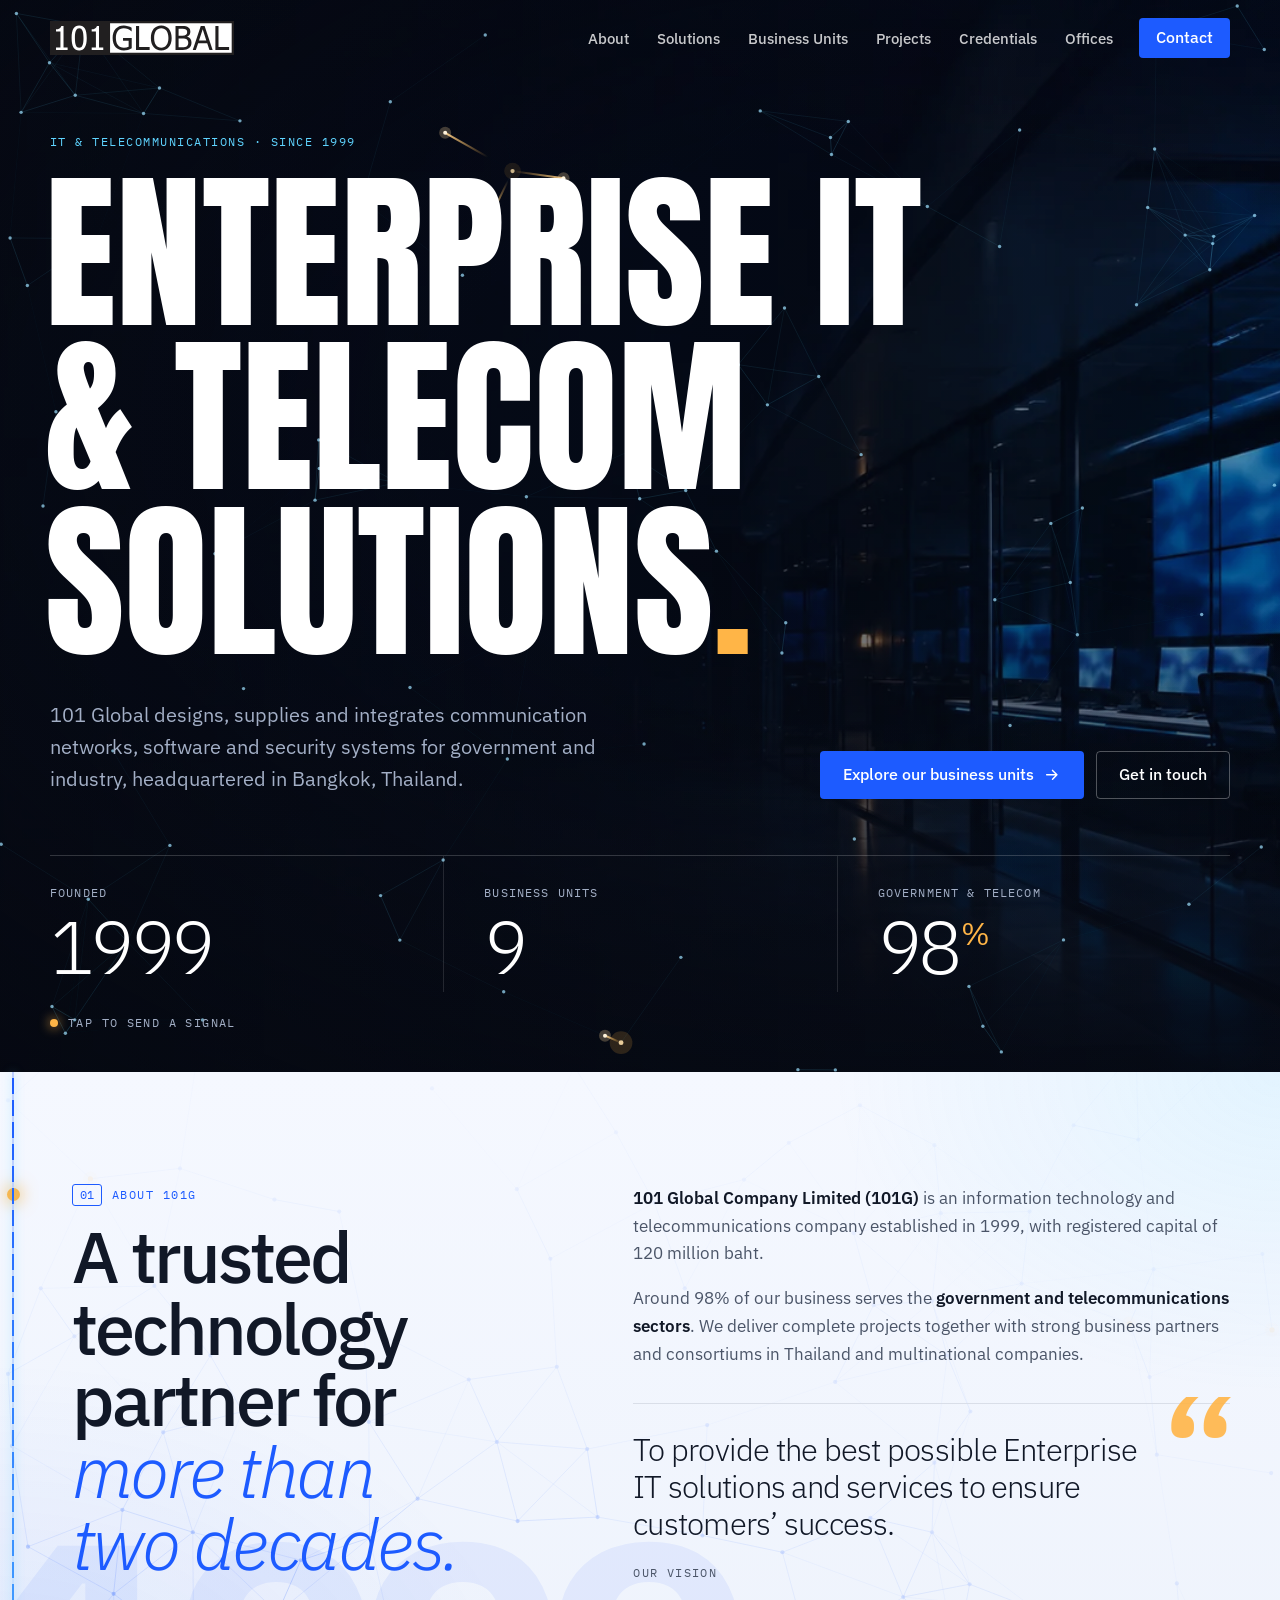
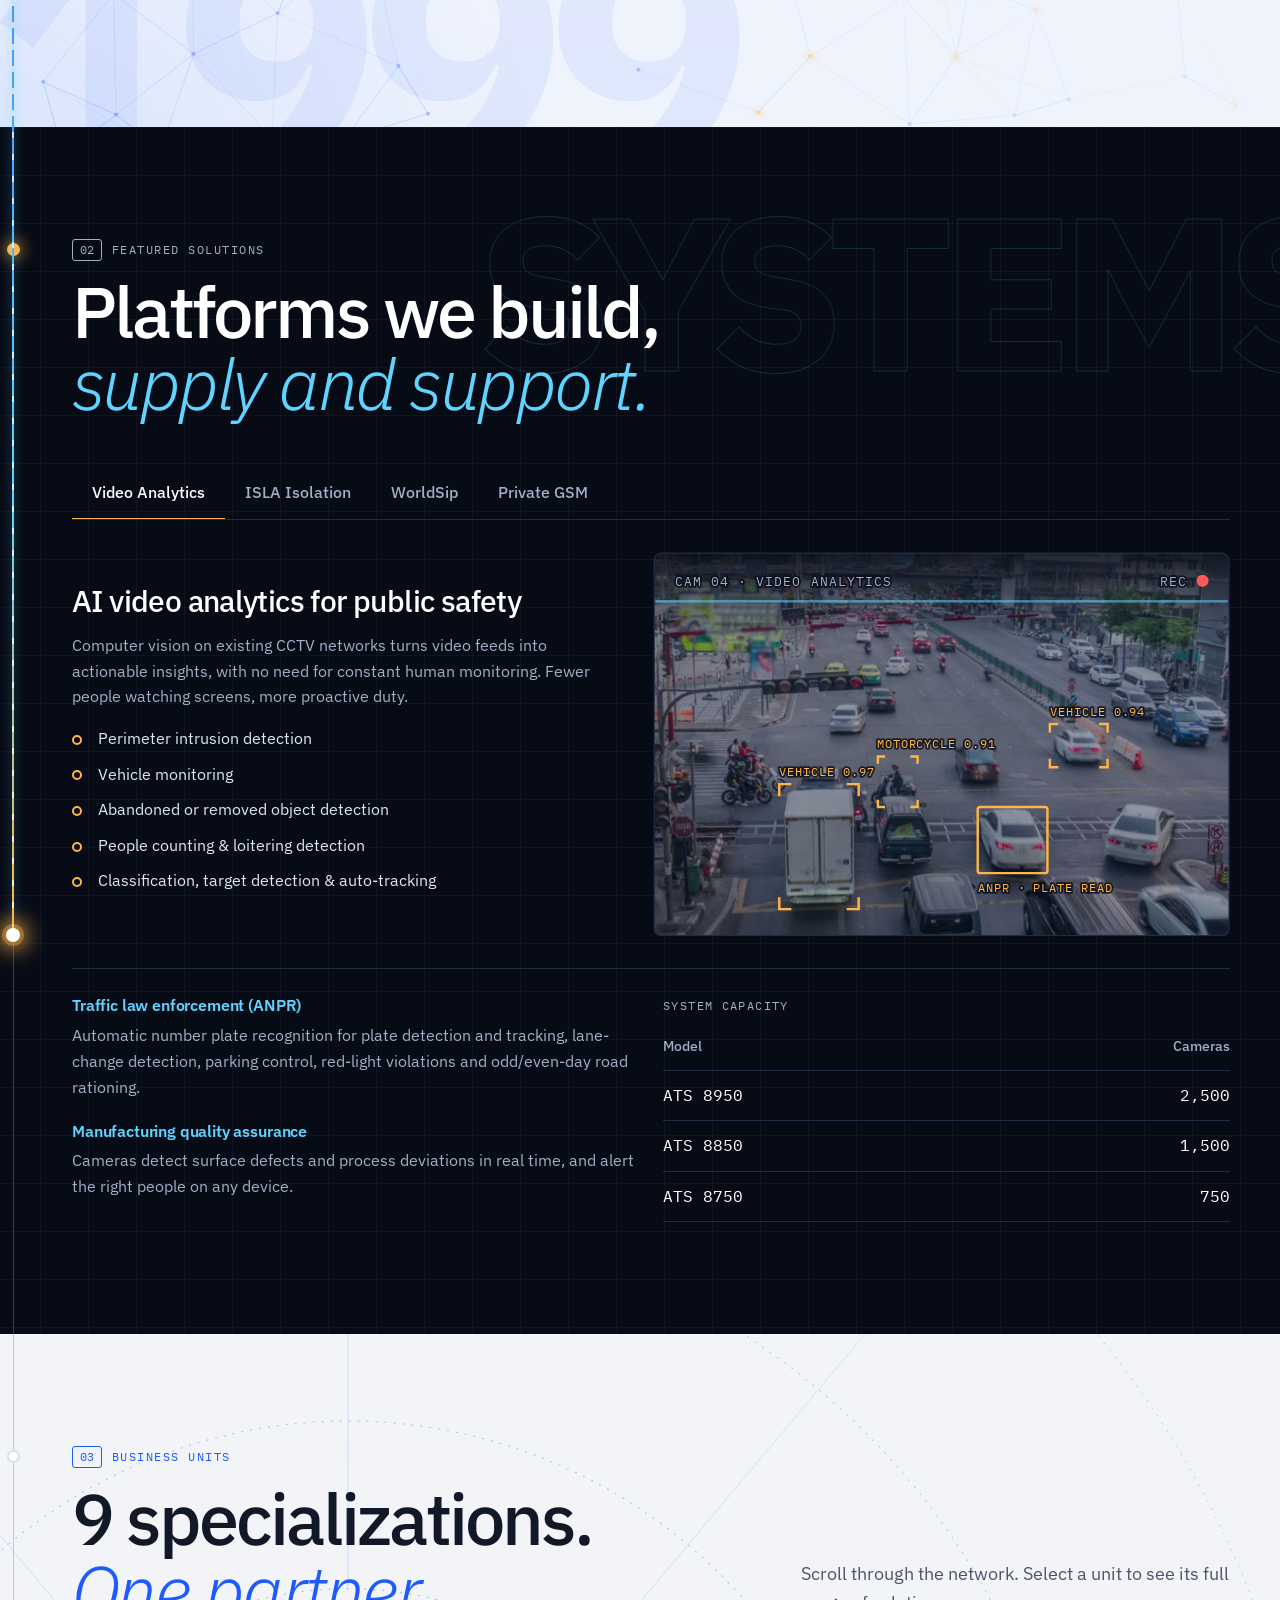
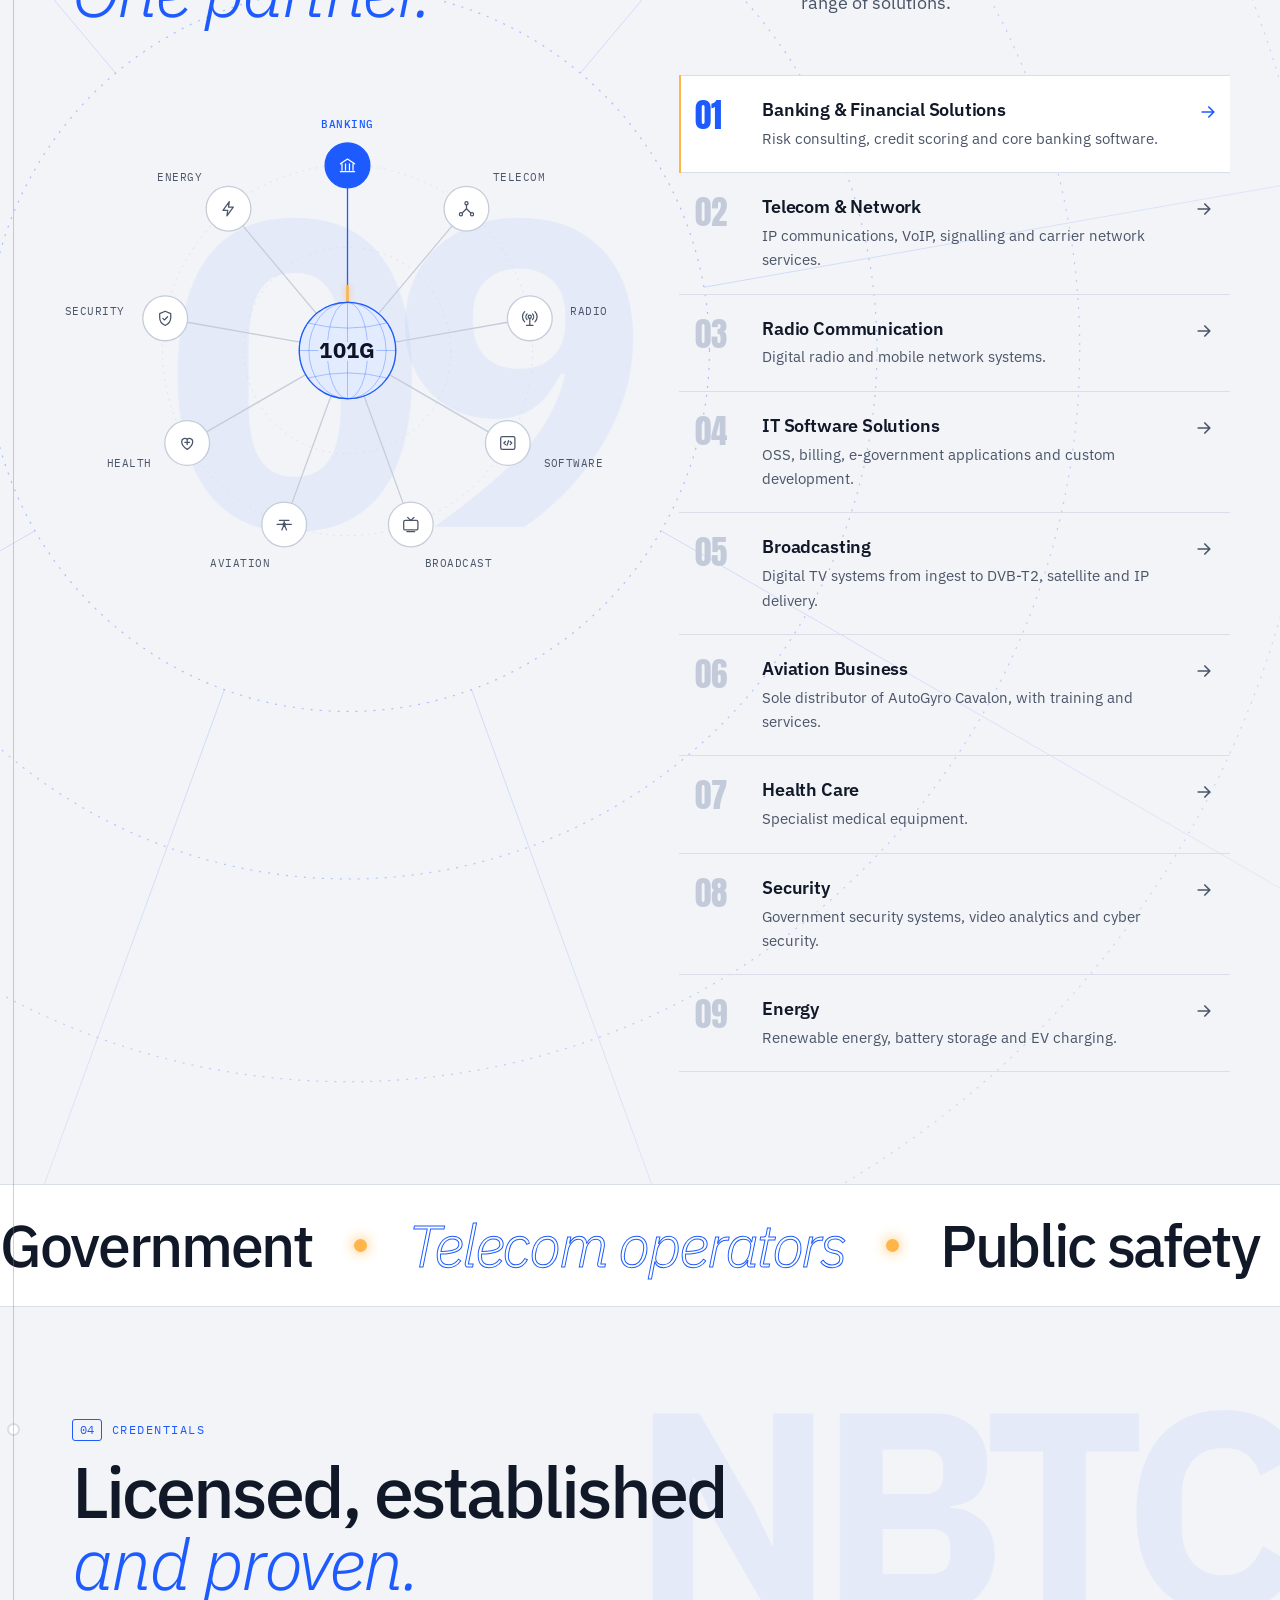
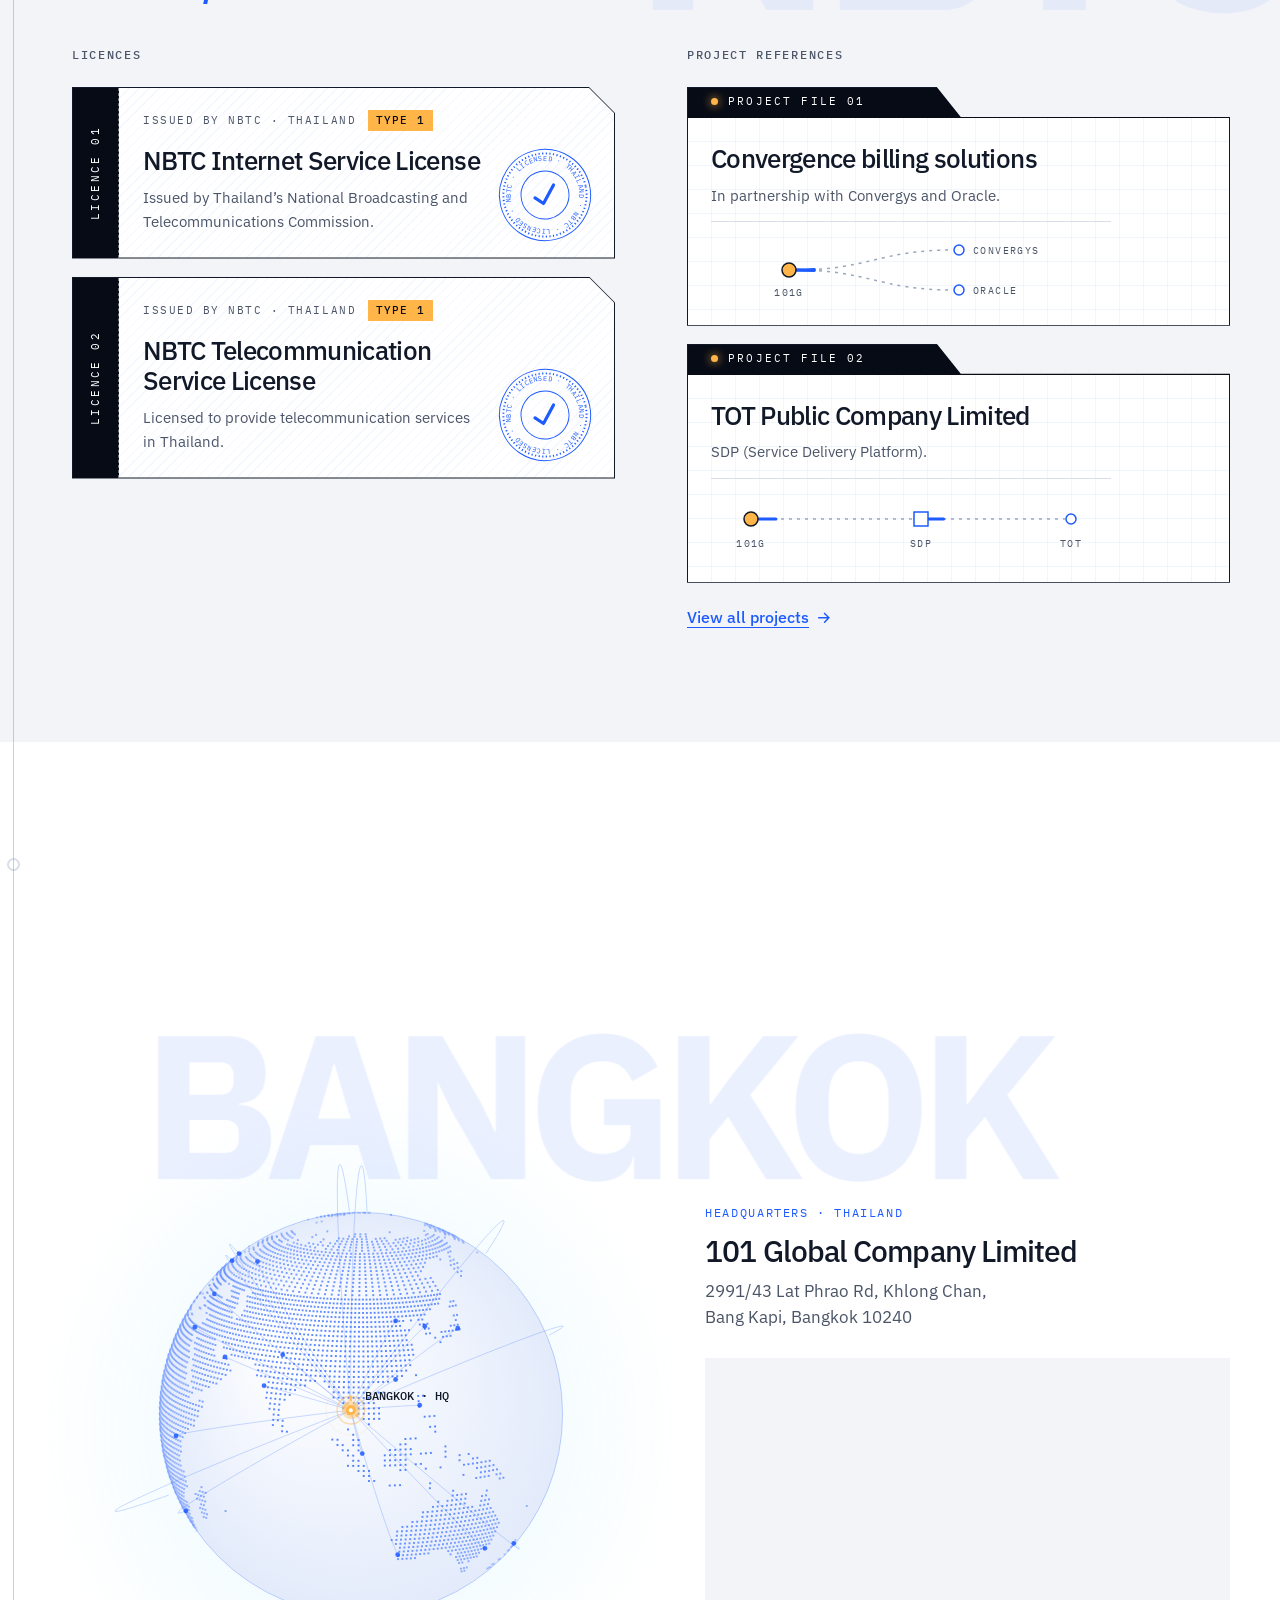
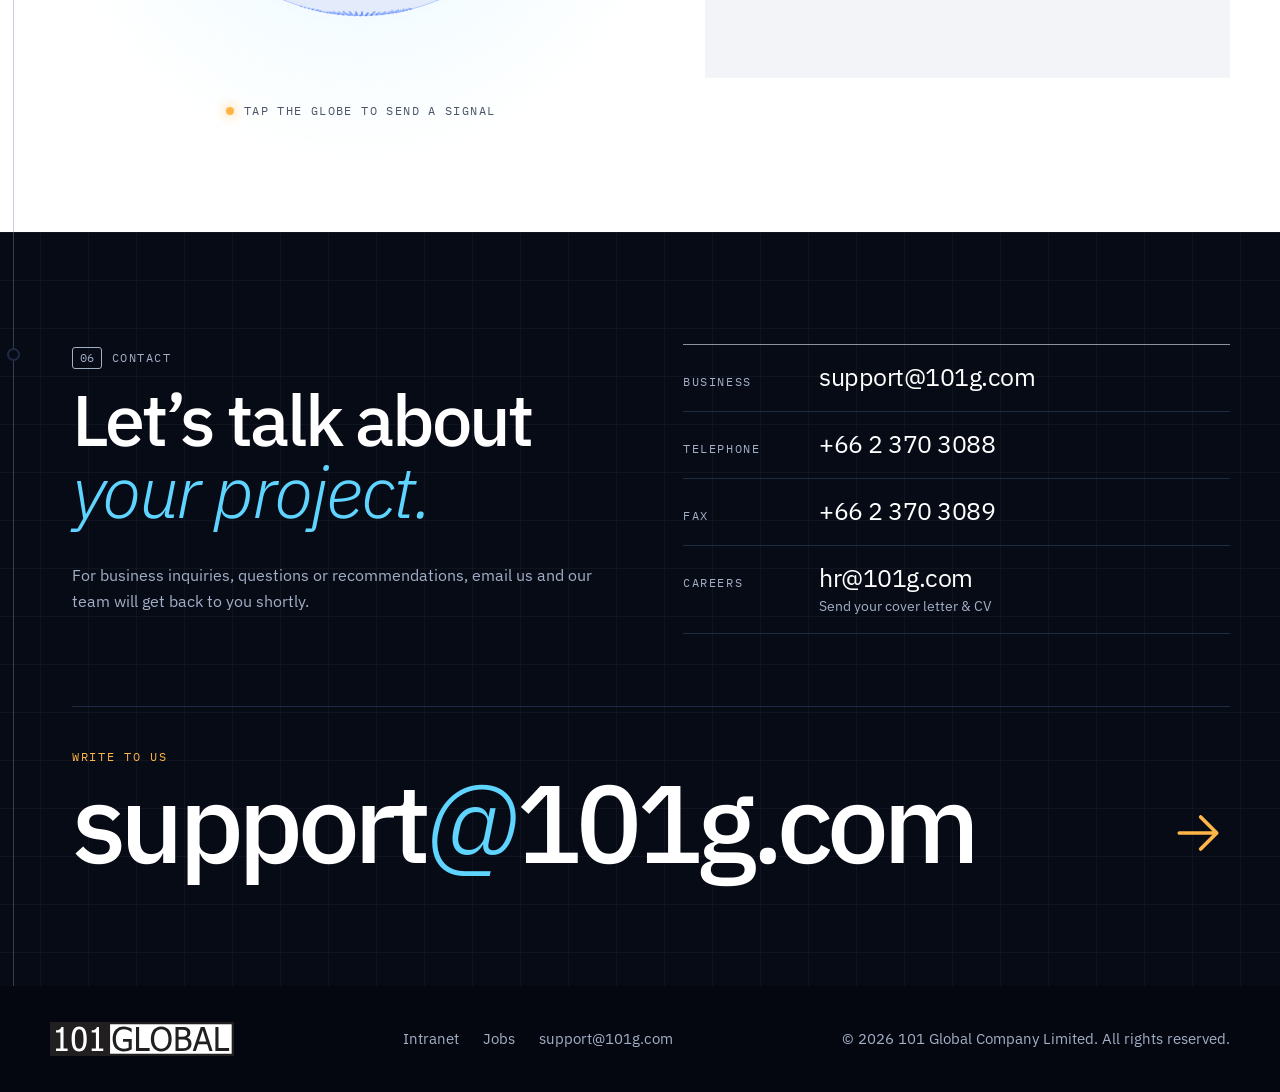
<file: index.html>
<!DOCTYPE html>
<html lang="en">
<head>
  <meta charset="UTF-8">
  <meta name="viewport" content="width=device-width, initial-scale=1.0">

  <!-- PREVIEW ONLY: stops Google indexing the site before the owner approves it.
       DELETE this line on launch day (see launch checklist). -->
  <meta name="robots" content="noindex, nofollow">

  <title>101 Global | Enterprise IT &amp; Telecommunications since 1999</title>
  <meta name="description" content="101 Global Company Limited (101G) delivers enterprise IT, telecommunications, radio, security and software solutions for government and telecom organisations in Thailand. Founded 1999.">
  <link rel="canonical" href="https://www.101g.com/">
  <link rel="icon" href="images/favicon.svg" type="image/svg+xml">
  <meta name="theme-color" content="#0a0f1c">

  <!-- Social sharing preview (LINE, Facebook, LinkedIn) -->
  <meta property="og:type" content="website">
  <meta property="og:title" content="101 Global | Enterprise IT &amp; Telecommunications">
  <meta property="og:description" content="Enterprise IT and telecom solutions for government and industry since 1999.">
  <meta property="og:url" content="https://www.101g.com/">

  <!-- Fonts: IBM Plex has a matching Thai version (IBM Plex Sans Thai) if we add Thai later -->
  <link rel="preconnect" href="https://fonts.googleapis.com">
  <link rel="preconnect" href="https://fonts.gstatic.com" crossorigin>
  <link href="https://fonts.googleapis.com/css2?family=Anton&family=IBM+Plex+Mono:wght@400;500&family=IBM+Plex+Sans:ital,wght@0,300;0,400;0,500;0,600;0,700;1,300;1,400&display=swap" rel="stylesheet">

  <link rel="stylesheet" href="css/styles.css?v=202611191906">
  <!-- Tells the CSS that JavaScript is running, so scroll animations only hide content when JS can reveal it again -->
  <script>document.documentElement.classList.add('js');</script>

  <!-- Structured data: tells Google who the company is, where its offices are and how to contact it -->
  <script type="application/ld+json">
  {
    "@context": "https://schema.org",
    "@type": "Organization",
    "name": "101 Global Company Limited",
    "alternateName": "101G",
    "url": "https://www.101g.com/",
    "foundingDate": "1999",
    "email": "support@101g.com",
    "telephone": "+66-2-370-3088",
    "faxNumber": "+66-2-370-3089",
    "address": {
      "@type": "PostalAddress",
      "streetAddress": "2991/43 Lat Phrao Rd, Khlong Chan",
      "addressLocality": "Bang Kapi, Bangkok",
      "postalCode": "10240",
      "addressCountry": "TH"
    },
    "location": [
      {
        "@type": "Place",
        "name": "101 Global (Thailand)",
        "address": { "@type": "PostalAddress", "streetAddress": "2991/43 Lat Phrao Rd, Khlong Chan", "addressLocality": "Bang Kapi, Bangkok", "postalCode": "10240", "addressCountry": "TH" }
      }
    ]
  }
  </script>
</head>
<body>
  <a class="skip-link" href="#main">Skip to content</a>

  <!-- Icon sprite: each <symbol> is drawn once here and reused with <use href="#id"> -->
  <svg width="0" height="0" style="position:absolute" aria-hidden="true">
    <defs>
      <symbol id="i-bank" viewBox="0 0 24 24"><path d="M3 10 12 4l9 6M5 10v8M9.5 10v8M14.5 10v8M19 10v8M3 20h18"/></symbol>
      <symbol id="i-network" viewBox="0 0 24 24"><circle cx="12" cy="5" r="2"/><circle cx="5" cy="19" r="2"/><circle cx="19" cy="19" r="2"/><path d="M12 7v5M12 12l-5.5 5.5M12 12l5.5 5.5"/></symbol>
      <symbol id="i-radio" viewBox="0 0 24 24"><path d="M12 12v9M8 21h8"/><circle cx="12" cy="10" r="2"/><path d="M8.5 6.5a5 5 0 0 0 0 7M15.5 6.5a5 5 0 0 1 0 7M5.5 3.5a9 9 0 0 0 0 13M18.5 3.5a9 9 0 0 1 0 13"/></symbol>
      <symbol id="i-code" viewBox="0 0 24 24"><rect x="3" y="4" width="18" height="16" rx="2"/><path d="m9 10-2 2 2 2M15 10l2 2-2 2M13 9l-2 6"/></symbol>
      <symbol id="i-broadcast" viewBox="0 0 24 24"><rect x="3" y="7" width="18" height="12" rx="2"/><path d="m8 3 4 4 4-4M7 21h10"/></symbol>
      <symbol id="i-plane" viewBox="0 0 24 24"><path d="M3 12h18M12 12V7M6 7h12M12 12l-3 7M12 12l3 7"/><circle cx="12" cy="12" r="1.5"/></symbol>
      <symbol id="i-health" viewBox="0 0 24 24"><path d="M12 20s-7-4.4-7-10a4 4 0 0 1 7-2.6A4 4 0 0 1 19 10c0 5.6-7 10-7 10Z"/><path d="M9 11h6M12 8v6"/></symbol>
      <symbol id="i-shield" viewBox="0 0 24 24"><path d="M12 3 5 6v5c0 4.5 3 8.3 7 10 4-1.7 7-5.5 7-10V6l-7-3Z"/><path d="m9 12 2 2 4-4"/></symbol>
      <symbol id="i-energy" viewBox="0 0 24 24"><path d="M13 3 5 14h6l-1 7 8-11h-6l1-7Z"/></symbol>
      <symbol id="i-arrow" viewBox="0 0 24 24"><path d="M5 12h14M13 6l6 6-6 6"/></symbol>
      <symbol id="i-close" viewBox="0 0 24 24"><path d="M6 6l12 12M18 6 6 18"/></symbol>
      <symbol id="i-mail" viewBox="0 0 24 24"><rect x="3" y="5" width="18" height="14" rx="2"/><path d="m3 7 9 6 9-6"/></symbol>
      <symbol id="i-phone" viewBox="0 0 24 24"><path d="M5 4h4l2 5-2.5 1.5a11 11 0 0 0 5 5L15 13l5 2v4a2 2 0 0 1-2 2A16 16 0 0 1 3 6a2 2 0 0 1 2-2"/></symbol>
      <symbol id="i-pin" viewBox="0 0 24 24"><path d="M12 21s-7-6.1-7-11.5A7 7 0 0 1 19 9.5C19 14.9 12 21 12 21Z"/><circle cx="12" cy="9.5" r="2.5"/></symbol>
      <symbol id="i-badge" viewBox="0 0 24 24"><circle cx="12" cy="9" r="6"/><path d="m8.5 14-1.5 7 5-3 5 3-1.5-7"/></symbol>
    </defs>
  </svg>

  <!-- ===================== HEADER ===================== -->
  <header class="site-header" id="top">
    <div class="container header-inner">
      <a href="#top" class="logo" aria-label="101 Global, back to top">
        <img src="images/logo.svg" alt="101 Global" width="574" height="105">
      </a>

      <button class="nav-toggle" aria-expanded="false" aria-controls="site-nav">
        <span class="nav-toggle-bar"></span>
        <span class="visually-hidden">Menu</span>
      </button>

      <nav id="site-nav" class="site-nav" aria-label="Main">
        <ul>
          <li><a href="#about">About</a></li>
          <li><a href="#solutions">Solutions</a></li>
          <li><a href="#units">Business Units</a></li>
          <li><a href="projects.html">Projects</a></li>
          <li><a href="#credentials">Credentials</a></li>
          <li><a href="#offices">Offices</a></li>
          <li><a href="#contact" class="btn btn-small">Contact</a></li>
        </ul>
      </nav>
    </div>
  </header>

  <main id="main">

    <!-- ===================== HERO ===================== -->
    <section class="hero" aria-labelledby="hero-title">
      <!-- Background photo (decorative, so alt=""). fetchpriority="high" = load it first, it's the biggest thing on screen -->
      <img class="hero-bg" src="images/hero.webp" width="1600" height="900" alt="" fetchpriority="high" decoding="async">
      <canvas class="hero-canvas" aria-hidden="true"></canvas>
      <div class="container hero-inner">
        <p class="eyebrow">IT &amp; Telecommunications · Since 1999</p>
        <h1 id="hero-title"><span class="line"><span>Enterprise IT</span></span> <span class="line"><span>&amp; telecom</span></span> <span class="line"><span>solutions<i class="dot">.</i></span></span></h1>
        <div class="hero-sub">
          <p class="hero-lead">101 Global designs, supplies and integrates communication networks, software and security systems for government and industry, headquartered in Bangkok, Thailand.</p>
          <div class="hero-actions">
            <a href="#units" class="btn btn-primary">Explore our business units <svg class="icon" aria-hidden="true"><use href="#i-arrow"/></svg></a>
            <a href="#contact" class="btn btn-ghost">Get in touch</a>
          </div>
        </div>
      </div>

      <!-- Key numbers. data-count = the number JS counts up to -->
      <div class="container hero-foot">
        <dl class="stats">
          <div class="stat reveal">
            <dt>Founded</dt>
            <dd><span data-count="1999" data-start="1970">1999</span></dd>
          </div>
          <div class="stat reveal">
            <dt>Business units</dt>
            <dd><span data-count="9">9</span></dd>
          </div>
          <div class="stat reveal">
            <dt>Government &amp; telecom</dt>
            <dd><span data-count="98">98</span><small class="unit">%</small></dd>
          </div>
        </dl>
        <p class="hero-hint" aria-hidden="true"><span class="hint-dot"></span>Tap to send a signal</p>
      </div>
    </section>

    <!-- ===================== TRUNK =====================
         Everything below the hero sits on one "backbone" line.
         As you scroll, light travels down .spine-fill and each section's .node lights up. -->
    <div class="trunk">
      <div class="spine" aria-hidden="true"><div class="spine-fill"><span class="spine-head"></span></div></div>

    <!-- ===================== ABOUT ===================== -->
    <section class="section about-section" id="about" aria-labelledby="about-title">
      <span class="node" aria-hidden="true"></span>
      <span class="ghost ghost-about" aria-hidden="true">1999</span>
      <div class="container about-grid">
        <div class="reveal">
          <p class="eyebrow eyebrow-dark"><span class="idx">01</span> About 101G</p>
          <h2 id="about-title">A trusted technology partner for <em>more than two decades.</em></h2>
        </div>
        <div class="about-copy reveal">
          <p><strong>101 Global Company Limited (101G)</strong> is an information technology and telecommunications company established in 1999, with registered capital of 120 million baht.</p>
          <p>Around 98% of our business serves the <strong>government and telecommunications sectors</strong>. We deliver complete projects together with strong business partners and consortiums in Thailand and multinational companies.</p>
          <blockquote class="vision">
            <span class="vision-mark" aria-hidden="true">“</span>
            <p>To provide the best possible Enterprise IT solutions and services to ensure customers’ success.</p>
            <footer>Our vision</footer>
          </blockquote>
        </div>
      </div>
    </section>

    <!-- ===================== FEATURED SOLUTIONS (tabs) ===================== -->
    <section class="section section-dark grid-bg ghost-host" id="solutions" aria-labelledby="solutions-title">
      <span class="node" aria-hidden="true"></span>
      <span class="ghost ghost-solutions" aria-hidden="true">Systems</span>
      <div class="container">
        <div class="section-head reveal">
          <p class="eyebrow"><span class="idx">02</span> Featured solutions</p>
          <h2 id="solutions-title">Platforms we build, <em>supply and support.</em></h2>
        </div>

        <div class="tabs reveal">
          <div class="tab-list" role="tablist" aria-label="Featured solutions">
            <button role="tab" id="tab-va" aria-controls="panel-va" aria-selected="true">Video Analytics</button>
            <button role="tab" id="tab-isla" aria-controls="panel-isla" aria-selected="false" tabindex="-1">ISLA Isolation</button>
            <button role="tab" id="tab-worldsip" aria-controls="panel-worldsip" aria-selected="false" tabindex="-1">WorldSip</button>
            <button role="tab" id="tab-gsm" aria-controls="panel-gsm" aria-selected="false" tabindex="-1">Private GSM</button>
          </div>

          <div role="tabpanel" id="panel-va" aria-labelledby="tab-va" class="tab-panel">
            <div class="panel-grid">
              <div>
                <h3>AI video analytics for public safety</h3>
                <p>Computer vision on existing CCTV networks turns video feeds into actionable insights, with no need for constant human monitoring. Fewer people watching screens, more proactive duty.</p>
                <ul class="checks"><li>Perimeter intrusion detection</li><li>Vehicle monitoring</li><li>Abandoned or removed object detection</li><li>People counting &amp; loitering detection</li><li>Classification, target detection &amp; auto-tracking</li></ul>
              </div>
              <!-- Illustration: a real traffic photo shown as a CCTV feed, with AI detection boxes and a scan line -->
              <svg class="illo illo-photo" viewBox="0 0 480 320" role="img" aria-label="Traffic camera view of a busy Bangkok junction where AI marks vehicles, a motorcycle and a number plate with detection boxes">
                <defs><clipPath id="va-clip"><rect x="1" y="1" width="478" height="318" rx="6"/></clipPath>
                  <linearGradient id="va-top" x1="0" y1="0" x2="0" y2="1"><stop offset="0" stop-color="#070b16" stop-opacity=".85"/><stop offset="1" stop-color="#070b16" stop-opacity="0"/></linearGradient></defs>
                <g clip-path="url(#va-clip)">
                  <image href="images/va-traffic.jpg" x="0" y="0" width="480" height="320" preserveAspectRatio="xMidYMid slice"/>
                  <rect class="va-tint" width="480" height="320"/>
                  <rect width="480" height="70" fill="url(#va-top)"/>
                </g>
                <rect class="illo-frame va-frame" x="1" y="1" width="478" height="318" rx="6"/>
                <text class="illo-label" x="18" y="28">CAM 04 · VIDEO ANALYTICS</text>
                <circle class="rec" cx="457" cy="24" r="5"/><text class="illo-label" x="444" y="28" text-anchor="end">REC</text>
                <!-- detection boxes (corner brackets) -->
                <g class="det d1"><path d="M105 203 v-10 h10 M161 193 h10 v10 M171 287 v10 h-10 M115 297 h-10 v-10"/><text x="105" y="186">VEHICLE 0.97</text></g>
                <g class="det d2"><path d="M330 150 v-7 h7 M371 143 h7 v7 M378 172 v7 h-7 M337 179 h-7 v-7"/><text x="330" y="136">VEHICLE 0.94</text></g>
                <g class="det d3"><path d="M187 176 v-6 h6 M214 170 h6 v6 M220 206 v6 h-6 M193 212 h-6 v-6"/><text x="186" y="163">MOTORCYCLE 0.91</text></g>
                <g class="det d4"><rect x="270" y="212" width="58" height="55" rx="2"/><text x="270" y="283">ANPR · PLATE READ</text></g>
                <rect class="scan" x="2" y="40" width="476" height="2"/>
              </svg>
            </div>
            <div class="panel-more">
              <div>
                <h4>Traffic law enforcement (ANPR)</h4>
                <p>Automatic number plate recognition for plate detection and tracking, lane-change detection, parking control, red-light violations and odd/even-day road rationing.</p>
                <h4>Manufacturing quality assurance</h4>
                <p>Cameras detect surface defects and process deviations in real time, and alert the right people on any device.</p>
              </div>
              <div>
                <table class="spec">
                  <caption>System capacity</caption>
                  <thead><tr><th scope="col">Model</th><th scope="col">Cameras</th></tr></thead>
                  <tbody>
                    <tr><td>ATS 8950</td><td>2,500</td></tr>
                    <tr><td>ATS 8850</td><td>1,500</td></tr>
                    <tr><td>ATS 8750</td><td>750</td></tr>
                  </tbody>
                </table>
              </div>
            </div>
          </div>

          <div role="tabpanel" id="panel-isla" aria-labelledby="tab-isla" class="tab-panel" hidden>
            <div class="panel-grid">
              <div>
                <h3>ISLA web malware isolation</h3>
                <p>The web browser has become the number one target for cyber attacks, and traditional defences that try to detect and block malware can’t keep up. ISLA takes a different approach: its <strong>AirGap isolation</strong> treats all web content as a potential threat and keeps it away from endpoints and the corporate network.</p>
                <p>It can replace your existing browser, or isolate and secure individual tabs, while users keep a familiar experience.</p>
              </div>
              <!-- Illustration: web traffic hits the air-gap; threats stop, a clean stream reaches the user -->
              <svg class="illo illo-photo illo-isla" viewBox="0 0 480 320" role="img" aria-label="Photo of an analyst at a workstation, overlaid with a diagram of web content passing through the ISLA air gap: threats are stopped and only a clean stream reaches the user's screen">
                <defs><clipPath id="isla-clip"><rect x="1" y="1" width="478" height="318" rx="6"/></clipPath>
                  <linearGradient id="isla-left" x1="0" y1="0" x2="1" y2="0"><stop offset="0" stop-color="#070b16" stop-opacity=".7"/><stop offset=".62" stop-color="#070b16" stop-opacity=".35"/><stop offset="1" stop-color="#070b16" stop-opacity="0"/></linearGradient></defs>
                <g clip-path="url(#isla-clip)">
                  <image href="images/isla-room.jpg" x="0" y="0" width="480" height="320" preserveAspectRatio="xMidYMid slice"/>
                  <rect width="480" height="320" fill="url(#isla-left)"/>
                </g>
                <rect class="illo-frame va-frame" x="1" y="1" width="478" height="318" rx="6"/>
                <text class="illo-label" x="65" y="40" text-anchor="middle">THE WEB</text>
                <text class="illo-label" x="225" y="40" text-anchor="middle">ISLA AIRGAP</text>
                <text class="illo-label" x="392" y="40" text-anchor="middle">USER</text>
                <!-- web content blocks -->
                <g class="web-grid" transform="translate(0 4)">
                  <rect x="24" y="70" width="22" height="22"/><rect x="54" y="70" width="22" height="22" class="threat"/><rect x="84" y="70" width="22" height="22"/>
                  <rect x="24" y="100" width="22" height="22"/><rect x="54" y="100" width="22" height="22"/><rect x="84" y="100" width="22" height="22"/>
                  <rect x="24" y="130" width="22" height="22" class="threat"/><rect x="54" y="130" width="22" height="22"/><rect x="84" y="130" width="22" height="22"/>
                  <rect x="24" y="160" width="22" height="22"/><rect x="54" y="160" width="22" height="22"/><rect x="84" y="160" width="22" height="22" class="threat"/>
                  <rect x="24" y="190" width="22" height="22"/><rect x="54" y="190" width="22" height="22"/><rect x="84" y="190" width="22" height="22"/>
                  <rect x="24" y="220" width="22" height="22"/><rect x="54" y="220" width="22" height="22" class="threat"/><rect x="84" y="220" width="22" height="22"/>
                </g>
                <!-- packets travelling to the air gap -->
                <g class="packets">
                  <rect class="pkt" x="104" y="96" width="8" height="8"/>
                  <rect class="pkt threat p2" x="104" y="136" width="8" height="8"/>
                  <rect class="pkt p3" x="104" y="176" width="8" height="8"/>
                  <rect class="pkt threat p4" x="104" y="216" width="8" height="8"/>
                </g>
                <!-- air gap -->
                <rect class="airgap" x="170" y="60" width="110" height="200" rx="6"/>
                <path class="illo-shield" d="M225 100 l-26 10 v20 c0 18 11 32 26 38 c15 -6 26 -20 26 -38 v-20 Z"/>
                <path class="illo-check" d="M213.5 133 l8 8 l15 -16"/>
                <text class="illo-label" x="225" y="202" text-anchor="middle">THREATS</text>
                <text class="illo-label" x="225" y="218" text-anchor="middle">STOPPED</text>
                <!-- clean stream, ending at the real monitor in the photo -->
                <path class="stream" d="M284 160 H305"/>
                <path class="screen-mark" d="M308 150 v-12 h14 M308 176 v12 h14"/>
                <text class="illo-label ok" x="392" y="126" text-anchor="middle">SAFE SESSION ✓</text>
              </svg>
            </div>
            <div class="panel-more">
              <div class="big-figures">
                <div><span class="big">80%</span><span>of data breaches come through web browsers*</span></div>
                <div><span class="big">90–1,800</span><span>concurrent users per appliance, so it scales to your needs</span></div>
              </div>
              <p class="fine">*Figure as cited by the vendor.</p>
            </div>
          </div>

          <div role="tabpanel" id="panel-worldsip" aria-labelledby="tab-worldsip" class="tab-panel" hidden>
            <div class="panel-grid">
              <div>
                <h3>WorldSip communication platform</h3>
                <p>Software and hardware for conferencing, IP switching, billing and SS7 interconnection. One platform connects video, voice and web users to every kind of carrier network.</p>
              </div>
              <!-- Illustration: endpoints → softswitch → carrier networks, with signals flowing -->
              <svg class="illo illo-photo illo-ws" viewBox="0 0 480 320" role="img" aria-label="Photo of a data centre aisle, overlaid with a diagram of the WorldSip softswitch connecting video, voice and web endpoints to SIP, SS7 and E1/T1 networks">
                <defs><clipPath id="ws-clip"><rect x="1" y="1" width="478" height="318" rx="6"/></clipPath></defs>
                <g clip-path="url(#ws-clip)">
                  <image href="images/worldsip-aisle.jpg" x="0" y="0" width="480" height="320" preserveAspectRatio="xMidYMid slice"/>
                  <rect class="ws-tint" width="480" height="320"/>
                </g>
                <rect class="illo-frame va-frame" x="1" y="1" width="478" height="318" rx="6"/>
                <text class="illo-label" x="64" y="40" text-anchor="middle">ENDPOINTS</text>
                <text class="illo-label" x="416" y="40" text-anchor="middle">NETWORKS</text>
                <g class="links">
                  <path class="illo-line" d="M104 90 C160 90 160 160 186 160"/><path class="illo-line" d="M104 160 H186"/><path class="illo-line" d="M104 230 C160 230 160 160 186 160"/>
                  <path class="illo-line" d="M294 160 C320 160 320 90 376 90"/><path class="illo-line" d="M294 160 H376"/><path class="illo-line" d="M294 160 C320 160 320 230 376 230"/>
                </g>
                <g class="links-pulse">
                  <path class="sig s1" pathLength="1" d="M104 90 C160 90 160 160 186 160"/><path class="sig s2" pathLength="1" d="M104 160 H186"/><path class="sig s3" pathLength="1" d="M104 230 C160 230 160 160 186 160"/>
                  <path class="sig s4" pathLength="1" d="M294 160 C320 160 320 90 376 90"/><path class="sig s5" pathLength="1" d="M294 160 H376"/><path class="sig s6" pathLength="1" d="M294 160 C320 160 320 230 376 230"/>
                </g>
                <g class="ends">
                  <rect x="24" y="72" width="80" height="36" rx="4"/><text x="64" y="90" text-anchor="middle" dominant-baseline="central">VIDEO</text>
                  <rect x="24" y="142" width="80" height="36" rx="4"/><text x="64" y="160" text-anchor="middle" dominant-baseline="central">VOICE</text>
                  <rect x="24" y="212" width="80" height="36" rx="4"/><text x="64" y="230" text-anchor="middle" dominant-baseline="central">WEB</text>
                  <rect x="376" y="72" width="80" height="36" rx="4"/><text x="416" y="90" text-anchor="middle" dominant-baseline="central">SIP</text>
                  <rect x="376" y="142" width="80" height="36" rx="4"/><text x="416" y="160" text-anchor="middle" dominant-baseline="central">SS7</text>
                  <rect x="376" y="212" width="80" height="36" rx="4"/><text x="416" y="230" text-anchor="middle" dominant-baseline="central">E1/T1</text>
                </g>
                <rect class="switch" x="186" y="118" width="108" height="84" rx="6"/>
                <text class="illo-label strong" x="240" y="145" text-anchor="middle" dominant-baseline="central">SOFTSWITCH</text>
                <text class="illo-label" x="240" y="163" text-anchor="middle" dominant-baseline="central">IPX · RRP</text>
                <g class="leds"><rect x="207" y="175" width="10" height="4"/><rect x="221" y="175" width="10" height="4"/><rect x="235" y="175" width="10" height="4"/><rect x="249" y="175" width="10" height="4"/><rect x="263" y="175" width="10" height="4"/></g>
                <text class="illo-label" x="240" y="290" text-anchor="middle">CONFERENCING · BILLING · SS7 GATEWAYS</text>
              </svg>
            </div>
            <div class="spec-grid">
              <div><h4>Video conferencing (MCU)</h4><p class="mono">WSMCU 9000 · WSMCU 5000</p></div>
              <div><h4>Web conferencing</h4><p class="mono">WSWCU 5500</p><p>Over ADSL, MPLS or leased line.</p></div>
              <div><h4>IP softswitches</h4><p class="mono">12000 · 9000 · 5000 · 4200 · 1200 IPX</p></div>
              <div><h4>RRP softswitches</h4><p class="mono">RRP 15000 · RRP 30000</p><p>Registration, redirect &amp; proxy.</p></div>
              <div><h4>Billing</h4><p>Prepaid &amp; postpaid billing.</p></div>
              <div><h4>SS7 media gateways</h4><p class="mono">SS7 12E · 16E · 24E</p></div>
            </div>
          </div>

          <div role="tabpanel" id="panel-gsm" aria-labelledby="tab-gsm" class="tab-panel" hidden>
            <div class="panel-grid">
              <div>
                <h3>Your own private GSM network</h3>
                <p>Run your own GSM network with your own SIM cards, for emergency services or secure government use, with nationwide coverage.</p>
                <ul class="checks"><li>Private network &amp; SIM cards</li><li>Nationwide coverage area</li><li>GPS tracking &amp; real-time monitoring</li><li>PABX, switches, VoIP &amp; security network equipment</li></ul>
                <h4>Related</h4>
                <p>Pair with TETRA digital trunked radio (BU 03) and carrier network services (BU 02) for a complete mission-critical communications setup.</p>
                <button class="text-link" data-open="bu-3">View Radio Communication</button>
              </div>
              <!-- Illustration: a private cell tower with coverage waves and tracked devices -->
              <svg class="illo illo-photo illo-gsm" viewBox="0 0 480 320" role="img" aria-label="Photo of a telecom tower at dusk, overlaid with coverage rings reaching tracked devices on a private GSM network">
                <defs><clipPath id="gsm-clip"><rect x="1" y="1" width="478" height="318" rx="6"/></clipPath></defs>
                <g clip-path="url(#gsm-clip)">
                  <image href="images/gsm-tower.jpg" x="0" y="0" width="480" height="320" preserveAspectRatio="xMidYMid slice"/>
                  <rect class="gsm-tint" width="480" height="320"/>
                </g>
                <rect class="illo-frame va-frame" x="1" y="1" width="478" height="318" rx="6"/>
                <text class="illo-label" x="24" y="40">PRIVATE GSM · OWN SIM</text>
                <g class="waves"><circle cx="240" cy="134" r="40"/><circle cx="240" cy="134" r="40"/><circle cx="240" cy="134" r="40"/></g>
                <!-- devices -->
                <g class="devices">
                  <g class="dev v1"><ellipse class="pin-ring" cx="89" cy="126" rx="8" ry="2.8"/><image href="images/gps-pin.png" x="79.5" y="98.6" width="19" height="27.4"/><text x="89" y="143" text-anchor="middle">UNIT 01</text></g>
                  <g class="dev v2"><ellipse class="pin-ring" cx="395" cy="110" rx="8" ry="2.8"/><image href="images/gps-pin.png" x="385.5" y="82.6" width="19" height="27.4"/><text x="395" y="127" text-anchor="middle">UNIT 02</text></g>
                  <g class="dev v3"><ellipse class="pin-ring" cx="119" cy="256" rx="8" ry="2.8"/><image href="images/gps-pin.png" x="109.5" y="228.6" width="19" height="27.4"/><text x="119" y="273" text-anchor="middle">UNIT 03</text></g>
                  <g class="dev v4"><ellipse class="pin-ring" cx="381" cy="244" rx="8" ry="2.8"/><image href="images/gps-pin.png" x="371.5" y="216.6" width="19" height="27.4"/><text x="381" y="261" text-anchor="middle">UNIT 04</text></g>
                </g>
                <text class="illo-label" x="456" y="296" text-anchor="end">NATIONWIDE COVERAGE</text>
              </svg>
            </div>
          </div>
        </div>
      </div>
    </section>

    <!-- ===================== BUSINESS UNITS ===================== -->
    <section class="section section-alt" id="units" aria-labelledby="units-title">
      <span class="node" aria-hidden="true"></span>
      <div class="container">
        <div class="section-head split reveal">
          <p class="eyebrow eyebrow-dark"><span class="idx">03</span> Business units</p>
          <h2 id="units-title">9 specializations. <em>One partner.</em></h2>
          <p>Scroll through the network. Select a unit to see its full range of solutions.</p>
        </div>

        <div class="units-layout">
          <!-- Network map: JS draws a 101G hub with one spoke per unit row below.
               The active row's spoke lights up and fires a signal. -->
          <div class="hub-wrap" aria-hidden="true">
            <!-- background graphic: the map's rings and spokes continued outward across the section -->
            <svg class="units-bg" viewBox="-1000 -1000 2000 2000" focusable="false"><circle r="205"/><circle r="300"/><circle r="415"/><circle r="550"/><circle r="710"/><circle r="890"/><line x1="0.0" y1="-205.0" x2="0.0" y2="-1000.0"/><line x1="131.8" y1="-157.0" x2="642.8" y2="-766.0"/><line x1="201.9" y1="-35.6" x2="984.8" y2="-173.6"/><line x1="177.5" y1="102.5" x2="866.0" y2="500.0"/><line x1="70.1" y1="192.6" x2="342.0" y2="939.7"/><line x1="-70.1" y1="192.6" x2="-342.0" y2="939.7"/><line x1="-177.5" y1="102.5" x2="-866.0" y2="500.0"/><line x1="-201.9" y1="-35.6" x2="-984.8" y2="-173.6"/><line x1="-131.8" y1="-157.0" x2="-642.8" y2="-766.0"/></svg>
            <span class="ghost ghost-units">09</span>
            <svg class="hub-map" viewBox="-320 -320 640 640"></svg>
          </div>

          <!-- Each row is a <button> that opens the matching <dialog> below (data-open="bu-1" opens id="bu-1").
               data-short = label shown on the network map. -->
          <ol class="unit-list" role="list">
            <li><button class="unit-row" data-open="bu-1" data-short="Banking" data-icon="i-bank"><span class="unit-num">01</span><span class="unit-text"><span class="unit-title">Banking &amp; Financial Solutions</span><span class="unit-sum">Risk consulting, credit scoring and core banking software.</span></span><svg class="icon unit-go" aria-hidden="true"><use href="#i-arrow"/></svg></button></li>
            <li><button class="unit-row" data-open="bu-2" data-short="Telecom" data-icon="i-network"><span class="unit-num">02</span><span class="unit-text"><span class="unit-title">Telecom &amp; Network</span><span class="unit-sum">IP communications, VoIP, signalling and carrier network services.</span></span><svg class="icon unit-go" aria-hidden="true"><use href="#i-arrow"/></svg></button></li>
            <li><button class="unit-row" data-open="bu-3" data-short="Radio" data-icon="i-radio"><span class="unit-num">03</span><span class="unit-text"><span class="unit-title">Radio Communication</span><span class="unit-sum">Digital radio and mobile network systems.</span></span><svg class="icon unit-go" aria-hidden="true"><use href="#i-arrow"/></svg></button></li>
            <li><button class="unit-row" data-open="bu-4" data-short="Software" data-icon="i-code"><span class="unit-num">04</span><span class="unit-text"><span class="unit-title">IT Software Solutions</span><span class="unit-sum">OSS, billing, e-government applications and custom development.</span></span><svg class="icon unit-go" aria-hidden="true"><use href="#i-arrow"/></svg></button></li>
            <li><button class="unit-row" data-open="bu-5" data-short="Broadcast" data-icon="i-broadcast"><span class="unit-num">05</span><span class="unit-text"><span class="unit-title">Broadcasting</span><span class="unit-sum">Digital TV systems from ingest to DVB-T2, satellite and IP delivery.</span></span><svg class="icon unit-go" aria-hidden="true"><use href="#i-arrow"/></svg></button></li>
            <li><button class="unit-row" data-open="bu-6" data-short="Aviation" data-icon="i-plane"><span class="unit-num">06</span><span class="unit-text"><span class="unit-title">Aviation Business</span><span class="unit-sum">Sole distributor of AutoGyro Cavalon, with training and services.</span></span><svg class="icon unit-go" aria-hidden="true"><use href="#i-arrow"/></svg></button></li>
            <li><button class="unit-row" data-open="bu-7" data-short="Health" data-icon="i-health"><span class="unit-num">07</span><span class="unit-text"><span class="unit-title">Health Care</span><span class="unit-sum">Specialist medical equipment.</span></span><svg class="icon unit-go" aria-hidden="true"><use href="#i-arrow"/></svg></button></li>
            <li><button class="unit-row" data-open="bu-8" data-short="Security" data-icon="i-shield"><span class="unit-num">08</span><span class="unit-text"><span class="unit-title">Security</span><span class="unit-sum">Government security systems, video analytics and cyber security.</span></span><svg class="icon unit-go" aria-hidden="true"><use href="#i-arrow"/></svg></button></li>
            <li><button class="unit-row" data-open="bu-9" data-short="Energy" data-icon="i-energy"><span class="unit-num">09</span><span class="unit-text"><span class="unit-title">Energy</span><span class="unit-sum">Renewable energy, battery storage and EV charging.</span></span><svg class="icon unit-go" aria-hidden="true"><use href="#i-arrow"/></svg></button></li>
          </ol>
        </div>
      </div>

      <!-- ===== Business unit detail dialogs (edit the lists here) ===== -->
      <dialog class="unit-dialog" id="bu-1" aria-labelledby="bu-1-title">
        <div class="dialog-head"><span class="unit-num">BU 01</span><h3 id="bu-1-title">Banking &amp; Financial Solutions</h3><button class="dialog-close" aria-label="Close"><svg class="icon" aria-hidden="true"><use href="#i-close"/></svg></button></div>
        <img class="dialog-media" src="images/bu-1.webp" width="1280" height="720" alt="Analyst at a workstation inside a bank data centre" loading="lazy" decoding="async">
        <div class="dialog-body">
          <p>Analytic platforms, consulting and software that support risk managers with custom scorecard models, data attribute sets and complex risk strategies.</p>
          <div class="cols">
            <div><h4>Consulting</h4><ul><li>Enterprise risk management</li><li>Credit risk analytics consulting</li><li>Scoring model strategy consulting</li><li>BOT regulatory consulting</li><li>Strategy consulting</li></ul></div>
            <div><h4>Credit scoring</h4><ul><li>Application score (A-Score)</li><li>Behaviour score (B-Score)</li><li>PD (probability of default)</li><li>Score model development</li><li>Score model calculation system</li></ul></div>
            <div><h4>Banking software</h4><ul><li>Core Banking Solution (CBS)</li><li>Loan Origination Solution (LOS)</li><li>Decision strategy software engine</li><li>Decision workflow management</li><li>Customer management</li><li>Collection &amp; recovery</li><li>Calculation engine</li><li>System integration &amp; ETL</li></ul></div>
            <div><h4>Appraisal &amp; documents</h4><ul><li>Collateral appraisal &amp; field investigation, including on Android mobile devices</li><li>Integration with existing CBS, EDS and GIS systems</li><li>Time-stamped audit trail and real-time job tracking</li><li>Enterprise document management with intelligent scanning</li></ul></div>
          </div>
        </div>
      </dialog>

      <dialog class="unit-dialog" id="bu-2" aria-labelledby="bu-2-title">
        <div class="dialog-head"><span class="unit-num">BU 02</span><h3 id="bu-2-title">Telecom &amp; Network</h3><button class="dialog-close" aria-label="Close"><svg class="icon" aria-hidden="true"><use href="#i-close"/></svg></button></div>
        <img class="dialog-media" src="images/bu-2.webp" width="1280" height="720" alt="Telecommunications tower against the Bangkok skyline" loading="lazy" decoding="async">
        <div class="dialog-body">
          <div class="cols">
            <div><h4>IP communications</h4><ul><li>NGN (Next Generation Network)</li><li>SBC (Session Border Controller)</li><li>IP softswitches, VoIP specialist &amp; consulting services</li><li>IP-PBX, IP phones, video phones &amp; soft phones</li><li>Call centre solutions &amp; CRM</li><li>Paperless “green fax” systems</li></ul></div>
            <div><h4>Video</h4><ul><li>Video streaming (RTSP, HLS, VP8)</li><li>Video on demand</li><li>HD video conversion</li></ul></div>
            <div><h4>Network services</h4><ul><li>VPN over the internet</li><li>MPLS, ATM, Frame Relay &amp; DDN</li><li>Leased lines</li><li>DID (Direct Inward Dialing) numbers</li><li>5N Junovia log management &amp; 5N Web Analytics</li></ul></div>
            <div><h4>Signalling &amp; gateways</h4><ul><li>SS7 signalling (in-band / out-of-band)</li><li>Media gateways &amp; signalling gateways</li><li>Analog, T1, E1 &amp; GSM-CDMA fixed wireless terminals</li><li>T1/E1 channel banks (FXO, FXS)</li><li>T1/E1 echo cancellation</li></ul></div>
          </div>
        </div>
      </dialog>

      <dialog class="unit-dialog" id="bu-3" aria-labelledby="bu-3-title">
        <div class="dialog-head"><span class="unit-num">BU 03</span><h3 id="bu-3-title">Radio Communication</h3><button class="dialog-close" aria-label="Close"><svg class="icon" aria-hidden="true"><use href="#i-close"/></svg></button></div>
        <img class="dialog-media" src="images/bu-3.webp" width="1280" height="720" alt="Two handheld digital radios on a charging dock" loading="lazy" decoding="async">
        <div class="dialog-body">
          <p>TETRA is the digital trunked mobile radio standard built for professional users who need reliable, mission-critical communication.</p>
          <div class="cols">
            <div><h4>TETRA digital trunking</h4><ul><li>TETRA 800 MHz &amp; 300–470 MHz</li><li>TETRA base stations</li><li>Dispatcher &amp; voice logger</li><li>AVLS (vehicle location)</li><li>Portable &amp; mobile units</li><li>Bidirectional amplifiers</li></ul></div>
            <div><h4>Network services</h4><ul><li>Network planning &amp; management</li><li>Indoor &amp; outdoor coverage</li><li>Site preparation</li><li>2G / 3G / 4G LTE / 5G systems</li><li>Wireless 2.4 GHz &amp; 5.2 GHz</li></ul></div>
            <div><h4>Who uses it</h4><ul><li>Public safety</li><li>Government &amp; military</li><li>Transportation</li><li>Utilities</li><li>Oil &amp; gas</li><li>Commercial &amp; industry, PAMR</li></ul></div>
          </div>
        </div>
      </dialog>

      <dialog class="unit-dialog" id="bu-4" aria-labelledby="bu-4-title">
        <div class="dialog-head"><span class="unit-num">BU 04</span><h3 id="bu-4-title">IT Software Solutions</h3><button class="dialog-close" aria-label="Close"><svg class="icon" aria-hidden="true"><use href="#i-close"/></svg></button></div>
        <img class="dialog-media" src="images/bu-4.webp" width="1280" height="720" alt="Enterprise server racks with blue network cables" loading="lazy" decoding="async">
        <div class="dialog-body">
          <div class="cols">
            <div><h4>Network &amp; operations</h4><ul><li>OSS: network infrastructure &amp; inventory management, with workflow and real-time asset value</li><li>Supports IP, MPLS, SDH, SONET, PDH, WDM, fibre, Ethernet, NGN, mobile, radio and more</li><li>Order management &amp; package offering</li><li>Billing for VoIP, calling cards, service &amp; content providers and network operators</li></ul></div>
            <div><h4>Enterprise platforms</h4><ul><li>Business Process Management (BPM)</li><li>Integration (SOA / ESB)</li><li>Business Intelligence (reporting, OLAP)</li><li>CRM</li></ul></div>
            <div><h4>E-government &amp; e-services</h4><ul><li>E-Services &amp; E-License (licence request management)</li><li>E-School management</li><li>E-Office management</li></ul></div>
            <div><h4>Voice &amp; contact</h4><ul><li>Interactive Voice Response (IVR)</li><li>IVR payment</li><li>Automated repeat orders by phone</li><li>Predictive call &amp; fax distribution</li><li>Video &amp; web conferencing</li><li>Custom development in Java / Java EE, PHP &amp; Python</li></ul></div>
          </div>
        </div>
      </dialog>

      <dialog class="unit-dialog" id="bu-5" aria-labelledby="bu-5-title">
        <div class="dialog-head"><span class="unit-num">BU 05</span><h3 id="bu-5-title">Broadcasting</h3><button class="dialog-close" aria-label="Close"><svg class="icon" aria-hidden="true"><use href="#i-close"/></svg></button></div>
        <img class="dialog-media" src="images/bu-5.webp" width="1280" height="720" alt="Broadcast control desk facing a wall of television monitors" loading="lazy" decoding="async">
        <div class="dialog-body">
          <p>Broadcasting systems and digital TV equipment covering the full chain, from capture to delivery.</p>
          <ol class="flow">
            <li><h4>Input</h4><ul><li>Ingest systems</li><li>Capture systems</li><li>Encoders &amp; decoders</li></ul></li>
            <li><h4>Process</h4><ul><li>Media asset management</li><li>Digital asset management</li></ul></li>
            <li><h4>Output</h4><ul><li>Broadband IP streaming (RTSP, HLS, VP8)</li><li>Digital terrestrial DVB-T2: exciters &amp; transmitters</li><li>Satellite DVB-S2 &amp; receivers</li></ul></li>
          </ol>
        </div>
      </dialog>

      <dialog class="unit-dialog" id="bu-6" aria-labelledby="bu-6-title">
        <div class="dialog-head"><span class="unit-num">BU 06</span><h3 id="bu-6-title">Aviation Business</h3><button class="dialog-close" aria-label="Close"><svg class="icon" aria-hidden="true"><use href="#i-close"/></svg></button></div>
        <figure class="dialog-figure"><img class="dialog-media" src="images/bu-6.webp" width="1280" height="720" alt="Enclosed gyroplane flying above hills and farmland" loading="lazy" decoding="async"><figcaption>Illustrative image</figcaption></figure>
        <div class="dialog-body">
          <p>101G is the <strong>sole distributor of AutoGyro GmbH’s Cavalon</strong>. AutoGyro stands for innovative design, the highest quality and global projects.</p>
          <div class="cols">
            <div><h4>Services</h4><ul><li>Maintenance</li><li>Spare parts</li><li>Flight training</li></ul></div>
            <div><h4>Operations</h4><ul><li>Aerial survey</li><li>Flying services</li></ul></div>
          </div>
        </div>
      </dialog>

      <dialog class="unit-dialog" id="bu-7" aria-labelledby="bu-7-title">
        <div class="dialog-head"><span class="unit-num">BU 07</span><h3 id="bu-7-title">Health Care</h3><button class="dialog-close" aria-label="Close"><svg class="icon" aria-hidden="true"><use href="#i-close"/></svg></button></div>
        <img class="dialog-media" src="images/bu-7.webp" width="1280" height="720" alt="Clinician beside specialist medical equipment" loading="lazy" decoding="async">
        <div class="dialog-body">
          <div class="cols">
            <div><h4>Medical equipment</h4><ul><li>Airnergy Medical Plus</li><li>Far-infrared sauna</li><li>Ozone machine</li><li>PEMF iMRS</li></ul></div>
          </div>
        </div>
      </dialog>

      <dialog class="unit-dialog" id="bu-8" aria-labelledby="bu-8-title">
        <div class="dialog-head"><span class="unit-num">BU 08</span><h3 id="bu-8-title">Security</h3><button class="dialog-close" aria-label="Close"><svg class="icon" aria-hidden="true"><use href="#i-close"/></svg></button></div>
        <img class="dialog-media" src="images/bu-8.webp" width="1280" height="720" alt="Operators watching transit camera feeds in a security operations room" loading="lazy" decoding="async">
        <div class="dialog-body">
          <div class="cols">
            <div><h4>Military &amp; government</h4><ul><li>Lawful interception</li><li>Phone jammers</li><li>Shoe &amp; leg scanners</li><li>Through-wall detection systems</li><li>X-ray inspection: people, mail, baggage, vehicles &amp; cargo</li></ul></div>
            <div><h4>Tactical equipment</h4><ul><li>Emergency communication vehicles</li><li>Thermal imaging &amp; night vision</li></ul></div>
            <div><h4>Intelligent video</h4><ul><li>AI video analytics for public safety</li><li>ANPR &amp; traffic law enforcement</li><li>Quality assurance in manufacturing</li></ul><a class="text-link" href="#solutions" data-tab="tab-va" data-close-dialog>See Video Analytics</a></div>
            <div><h4>Cyber security</h4><ul><li>ISLA web malware isolation</li><li>Secure isolated browsing for enterprises</li></ul><a class="text-link" href="#solutions" data-tab="tab-isla" data-close-dialog>See ISLA</a></div>
          </div>
        </div>
      </dialog>

      <dialog class="unit-dialog" id="bu-9" aria-labelledby="bu-9-title">
        <div class="dialog-head"><span class="unit-num">BU 09</span><h3 id="bu-9-title">Energy</h3><button class="dialog-close" aria-label="Close"><svg class="icon" aria-hidden="true"><use href="#i-close"/></svg></button></div>
        <img class="dialog-media" src="images/bu-9.webp" width="1280" height="720" alt="Rows of solar panels with a battery storage enclosure" loading="lazy" decoding="async">
        <div class="dialog-body">
          <div class="cols">
            <div><h4>Renewable energy</h4><ul><li>Wind energy solutions</li><li>Solar energy solutions</li><li>Geothermal solutions</li></ul></div>
            <div><h4>Electrical energy</h4><ul><li>Battery storage</li><li>Battery inverters</li><li>EV chargers</li></ul></div>
          </div>
        </div>
      </dialog>
    </section>

    <!-- ===================== INDUSTRIES ===================== -->
    <section class="section section-tight industries-section" aria-labelledby="industries-title">
      <div>
        <h2 id="industries-title" class="visually-hidden">Industries we serve</h2>
        <div class="marquee">
          <ul class="marquee-track" role="list"><li>Government</li><li>Telecom operators</li><li>Public safety</li><li>Military</li><li>Banking &amp; finance</li><li>Transportation</li><li>Utilities</li><li>Oil &amp; gas</li><li>Broadcasting</li><li>Manufacturing</li></ul>
          <ul class="marquee-track" aria-hidden="true"><li>Government</li><li>Telecom operators</li><li>Public safety</li><li>Military</li><li>Banking &amp; finance</li><li>Transportation</li><li>Utilities</li><li>Oil &amp; gas</li><li>Broadcasting</li><li>Manufacturing</li></ul>
        </div>
      </div>
    </section>

    <!-- ===================== CREDENTIALS ===================== -->
    <section class="section section-alt ghost-host" id="credentials" aria-labelledby="cred-title">
      <span class="node" aria-hidden="true"></span>
      <span class="ghost ghost-cred" aria-hidden="true">NBTC</span>
      <div class="container">
        <div class="section-head reveal">
          <p class="eyebrow eyebrow-dark"><span class="idx">04</span> Credentials</p>
          <h2 id="cred-title">Licensed, established <em>and proven.</em></h2>
        </div>

        <!-- TODO (confirm with owner): the old site lists licences two ways.
             Licence page: "NBTC Internet Service License Type 1" + "NBTC Telecommunication Service License".
             Home page:    "NBTC Telecom License Type 1" + "NBTC Network Provider License".
             Using the licence-page wording until confirmed. -->
        <div class="cred-cols">
          <div class="reveal">
            <h3 class="cred-kicker">Licences</h3>
            <ol class="permits">
              <li class="permit">
                <span class="permit-stub" aria-hidden="true"><span>Licence 01</span></span>
                <div class="permit-body">
                  <p class="permit-issuer">Issued by NBTC · Thailand <span class="permit-tag">Type 1</span></p>
                  <h4>NBTC Internet Service License</h4>
                  <p>Issued by Thailand’s National Broadcasting and Telecommunications Commission.</p>
                </div>
                <svg class="permit-seal" viewBox="0 0 120 120" aria-hidden="true">
                  <defs><path id="seal-arc-01" d="M60 60 m-43 0 a43 43 0 1 1 86 0 a43 43 0 1 1 -86 0"/></defs>
                  <circle class="seal-ring" cx="60" cy="60" r="57"/><circle class="seal-ring seal-dash" cx="60" cy="60" r="52"/><circle class="seal-ring" cx="60" cy="60" r="30"/>
                  <text><textPath href="#seal-arc-01" textLength="262">NBTC · LICENSED · THAILAND · NBTC · LICENSED ·</textPath></text>
                  <path class="seal-check" d="M47 61l9 9 17-20"/>
                </svg>
              </li>
              <li class="permit">
                <span class="permit-stub" aria-hidden="true"><span>Licence 02</span></span>
                <div class="permit-body">
                  <p class="permit-issuer">Issued by NBTC · Thailand <span class="permit-tag">Type 1</span></p>
                  <h4>NBTC Telecommunication Service License</h4>
                  <p>Licensed to provide telecommunication services in Thailand.</p>
                </div>
                <svg class="permit-seal" viewBox="0 0 120 120" aria-hidden="true">
                  <defs><path id="seal-arc-02" d="M60 60 m-43 0 a43 43 0 1 1 86 0 a43 43 0 1 1 -86 0"/></defs>
                  <circle class="seal-ring" cx="60" cy="60" r="57"/><circle class="seal-ring seal-dash" cx="60" cy="60" r="52"/><circle class="seal-ring" cx="60" cy="60" r="30"/>
                  <text><textPath href="#seal-arc-02" textLength="262">NBTC · LICENSED · THAILAND · NBTC · LICENSED ·</textPath></text>
                  <path class="seal-check" d="M47 61l9 9 17-20"/>
                </svg>
              </li>
            </ol>
          </div>
          <div class="reveal">
            <h3 class="cred-kicker">Project references</h3>
            <ol class="dossiers">
              <li class="dossier">
                <span class="dossier-tab" aria-hidden="true">Project file 01</span>
                <h4>Convergence billing solutions</h4>
                <p>In partnership with Convergys and Oracle.</p>
                <svg class="dossier-map" viewBox="-38 0 400 76" aria-hidden="true">
                  <path class="dm-line" d="M46 38 C120 38 130 18 204 18"/><path class="dm-line" d="M46 38 C120 38 130 58 204 58"/>
                  <path class="sig" pathLength="1" d="M46 38 C120 38 130 18 204 18"/><path class="sig s3" pathLength="1" d="M46 38 C120 38 130 58 204 58"/>
                  <circle class="dm-hub" cx="40" cy="38" r="7"/><circle class="dm-node" cx="210" cy="18" r="5"/><circle class="dm-node" cx="210" cy="58" r="5"/>
                  <text x="40" y="64" text-anchor="middle">101G</text><text x="224" y="22">CONVERGYS</text><text x="224" y="62">ORACLE</text>
                </svg>
              </li>
              <li class="dossier">
                <span class="dossier-tab" aria-hidden="true">Project file 02</span>
                <h4>TOT Public Company Limited</h4>
                <p>SDP (Service Delivery Platform).</p>
                <svg class="dossier-map" viewBox="0 0 400 76" aria-hidden="true">
                  <path class="dm-line" d="M46 30 H204"/><path class="dm-line" d="M216 30 H354"/>
                  <path class="sig" pathLength="1" d="M46 30 H204"/><path class="sig s4" pathLength="1" d="M216 30 H354"/>
                  <circle class="dm-hub" cx="40" cy="30" r="7"/><rect class="dm-node" x="203" y="23" width="14" height="14"/><circle class="dm-node" cx="360" cy="30" r="5"/>
                  <text x="40" y="58" text-anchor="middle">101G</text><text x="210" y="58" text-anchor="middle">SDP</text><text x="360" y="58" text-anchor="middle">TOT</text>
                </svg>
              </li>
            </ol>
            <a class="text-link pj-all" href="projects.html">View all projects <svg class="icon" aria-hidden="true"><use href="#i-arrow"/></svg></a>
          </div>
        </div>
      </div>
    </section>

    <!-- ===================== OFFICES (globe) ===================== -->
    <section class="section offices-section" id="offices" aria-labelledby="offices-title">
      <span class="node" aria-hidden="true"></span>
      <div class="container">
        <div class="section-head split reveal">
          <p class="eyebrow eyebrow-dark"><span class="idx">05</span> Offices</p>
          <h2 id="offices-title">Bangkok, <em>connected to the world.</em></h2>
          <p>From our headquarters in Bangkok we work with partners and technology vendors across Asia, Europe, the Middle East, Africa and the Americas.</p>
        </div>

        <div class="offices">
          <span class="ghost ghost-offices" aria-hidden="true">Bangkok</span>
          <!-- Globe: JS draws a dotted Earth with signals travelling from Bangkok to cities worldwide.
               Tap/click it to send a burst of signals. -->
          <div class="globe-wrap reveal">
            <canvas class="globe" aria-hidden="true"></canvas>
            <p class="globe-hint" aria-hidden="true"><span class="hint-dot"></span>Tap the globe to send a signal</p>
          </div>

          <div class="office-side reveal">
            <address class="office-block">
              <span class="office-kicker">Headquarters · Thailand</span>
              <strong>101 Global Company Limited</strong>
              2991/43 Lat Phrao Rd, Khlong Chan,<br>Bang Kapi, Bangkok 10240
            </address>
            <div class="map">
              <iframe title="Map of the 101 Global office in Bangkok" loading="lazy" referrerpolicy="no-referrer-when-downgrade"
                src="https://maps.google.com/maps?q=2991%2F43%20Lat%20Phrao%20Rd%2C%20Khlong%20Chan%2C%20Bang%20Kapi%2C%20Bangkok%2010240&amp;z=15&amp;output=embed"></iframe>
            </div>
          </div>
        </div>
      </div>
    </section>

    <!-- ===================== CONTACT ===================== -->
    <section class="section section-dark grid-bg" id="contact" aria-labelledby="contact-title">
      <span class="node node-end" aria-hidden="true"></span>
      <div class="container contact-grid">
        <div class="reveal">
          <p class="eyebrow"><span class="idx">06</span> Contact</p>
          <h2 id="contact-title">Let’s talk about <em>your project.</em></h2>
          <p>For business inquiries, questions or recommendations, email us and our team will get back to you shortly.</p>
        </div>

        <div class="reveal">
          <dl class="contact-rows">
            <div><dt>Business</dt><dd><a href="mailto:support@101g.com">support@101g.com</a></dd></div>
            <div><dt>Telephone</dt><dd><a href="tel:+6623703088">+66 2 370 3088</a></dd></div>
            <div><dt>Fax</dt><dd>+66 2 370 3089</dd></div>
            <div><dt>Careers</dt><dd><a href="mailto:hr@101g.com">hr@101g.com</a><small>Send your cover letter &amp; CV</small></dd></div>
          </dl>
        </div>
      </div>
      <div class="container">
        <a href="mailto:support@101g.com" class="mega-mail reveal"><span class="mega-label">Write to us</span><span class="mega-addr">support<span>@</span>101g.com</span><svg class="icon" aria-hidden="true"><use href="#i-arrow"/></svg></a>
      </div>
    </section>
    </div><!-- /.trunk -->
  </main>

  <!-- ===================== FOOTER ===================== -->
  <footer class="site-footer">
    <div class="container footer-inner">
      <a href="#top" class="logo logo-light" aria-label="101 Global, back to top">
        <img src="images/logo.svg" alt="101 Global" width="574" height="105">
      </a>
      <ul class="footer-links" role="list">
        <li><a href="https://sites.google.com/a/101g.com/intranet/">Intranet</a></li>
        <li><a href="https://sites.google.com/a/101g.com/jobs/">Jobs</a></li>
        <li><a href="mailto:support@101g.com">support@101g.com</a></li>
      </ul>
      <p class="copyright">© <span id="year">2026</span> 101 Global Company Limited. All rights reserved.</p>
    </div>
  </footer>

  <script src="js/main.js?v=202611191906" defer></script>
</body>
</html>
</file>
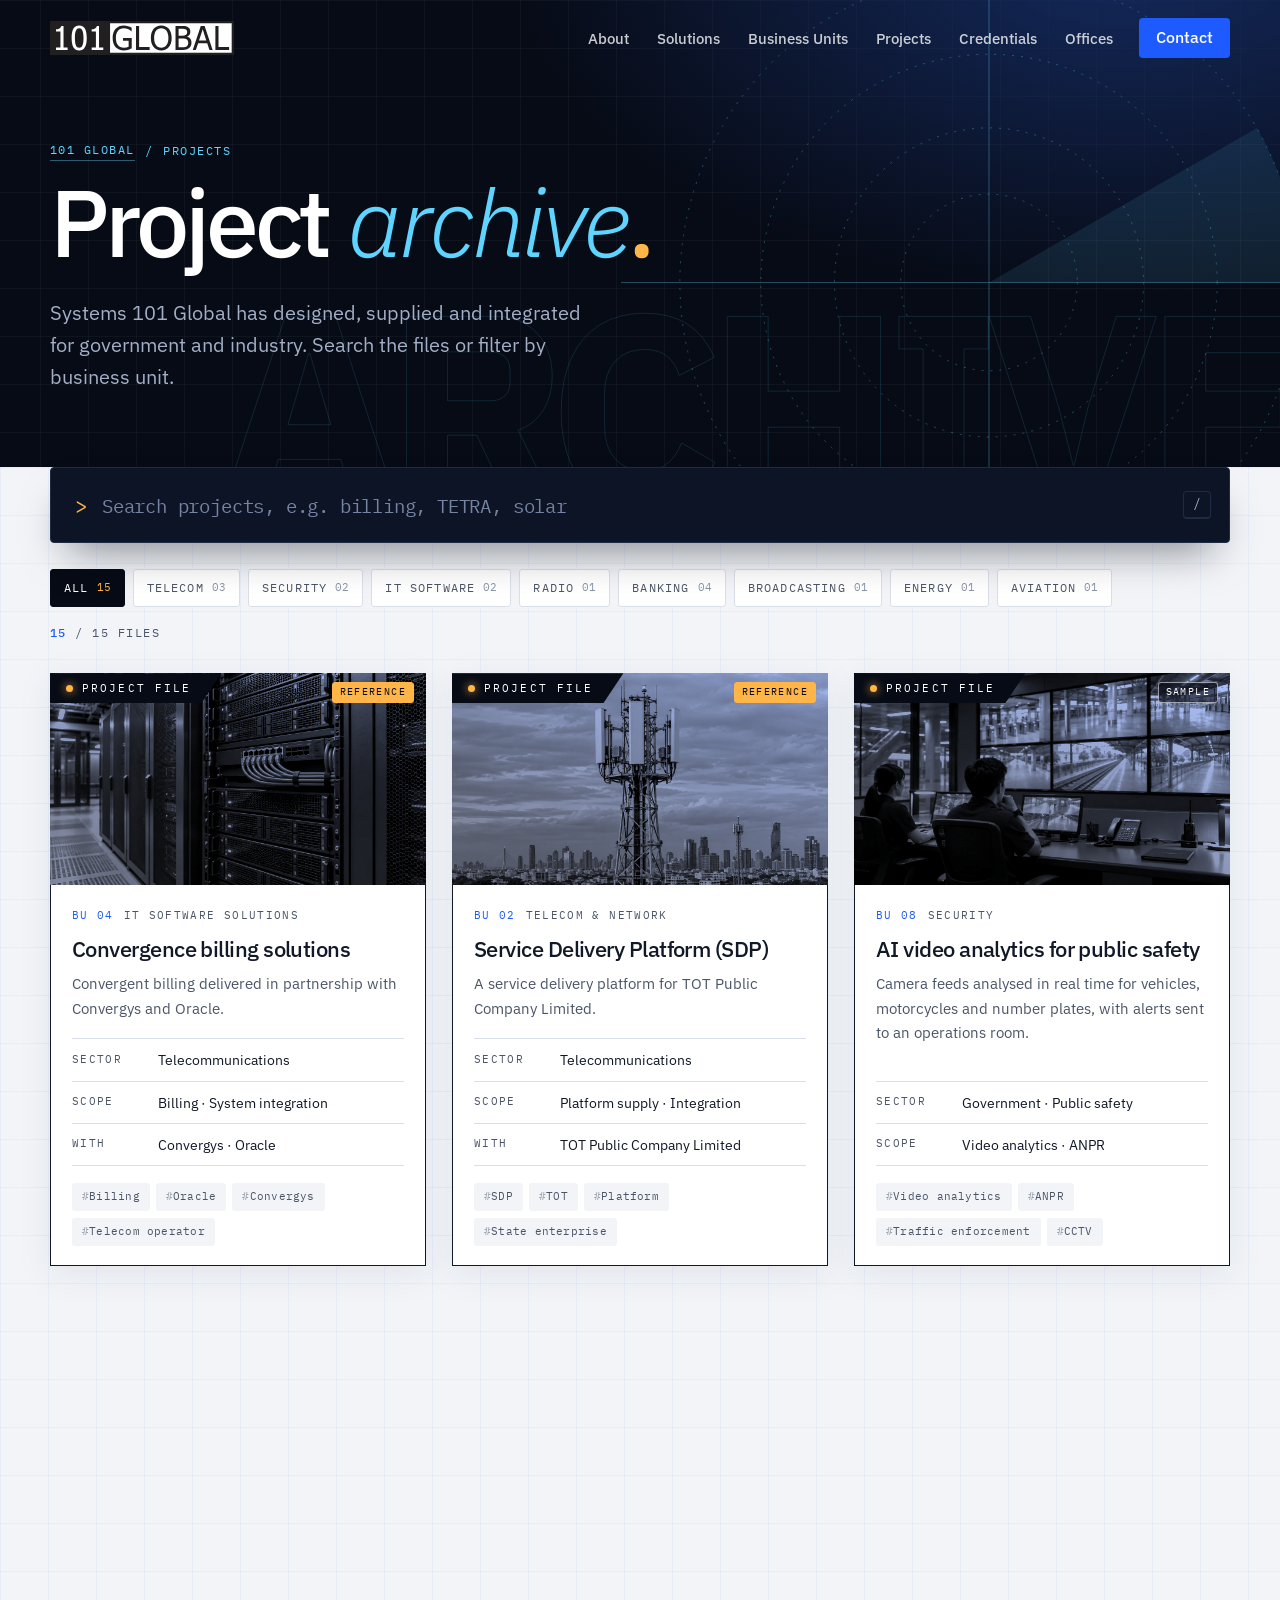
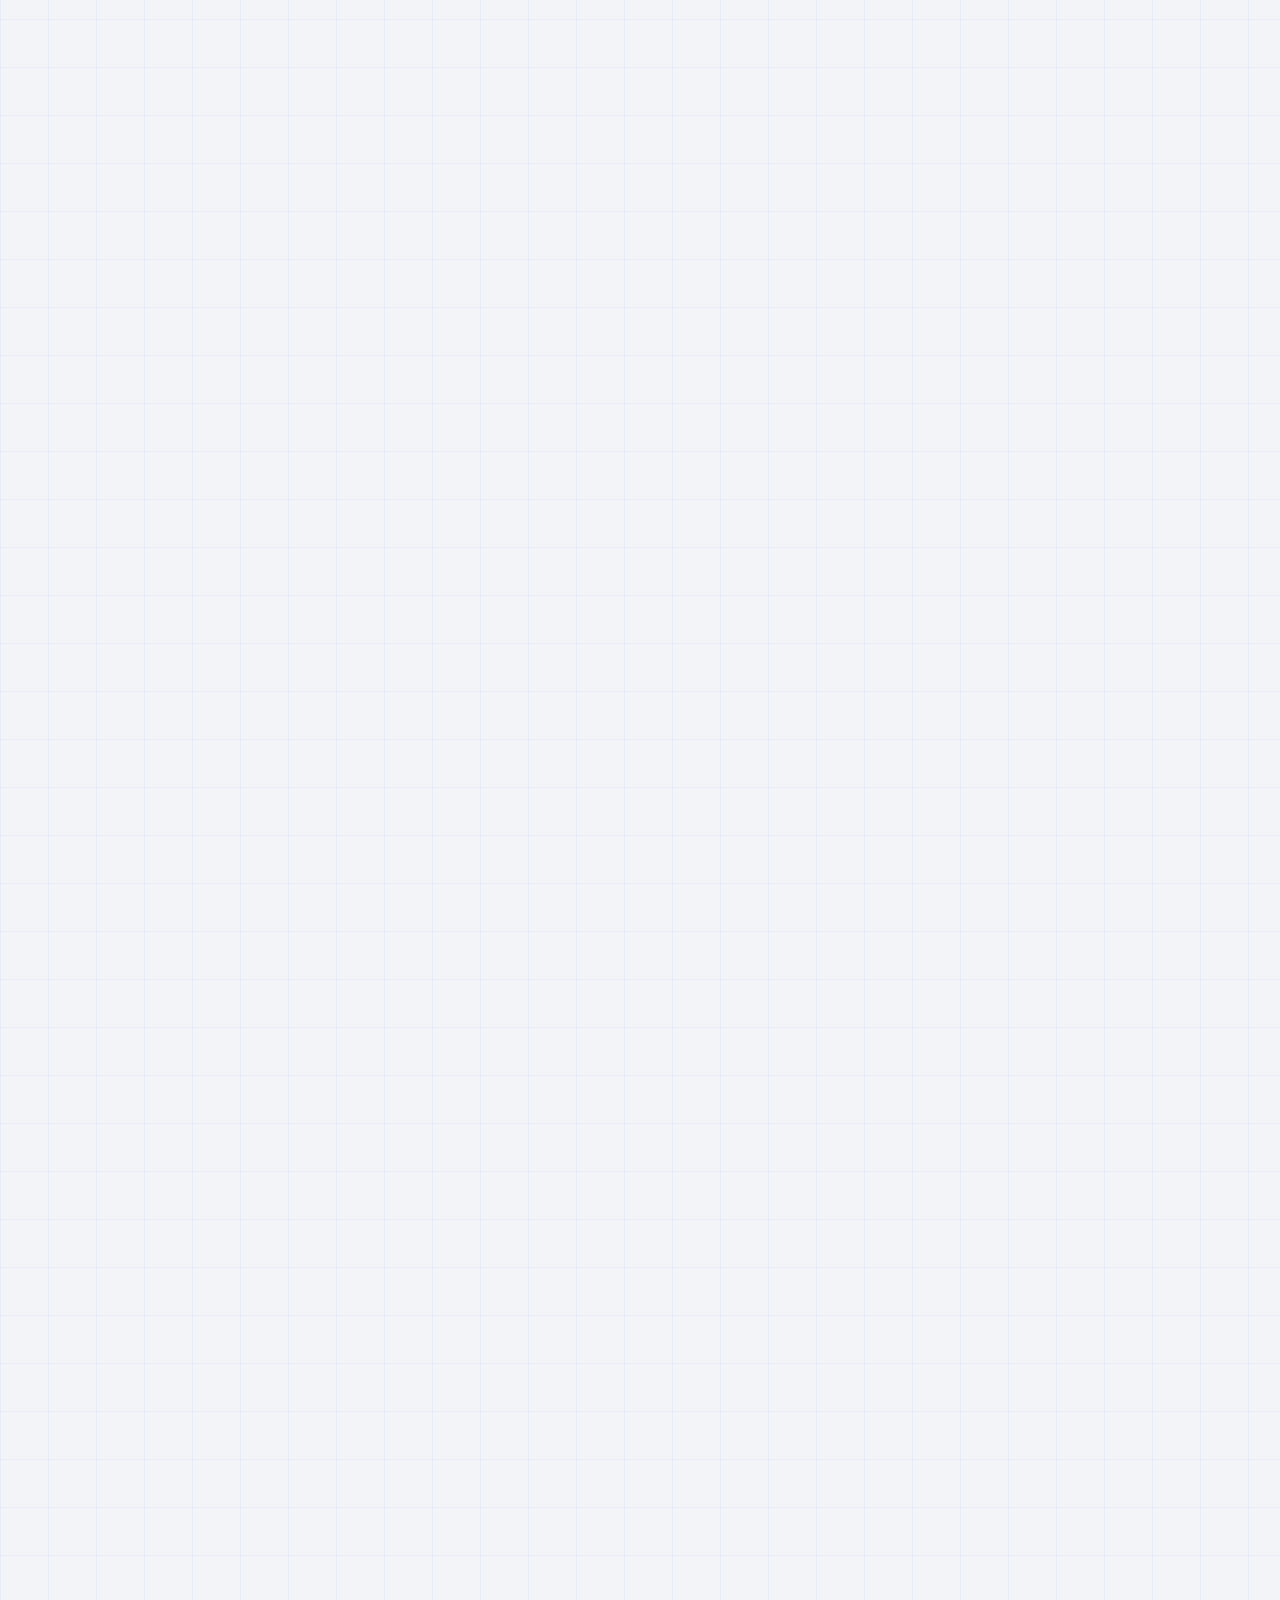
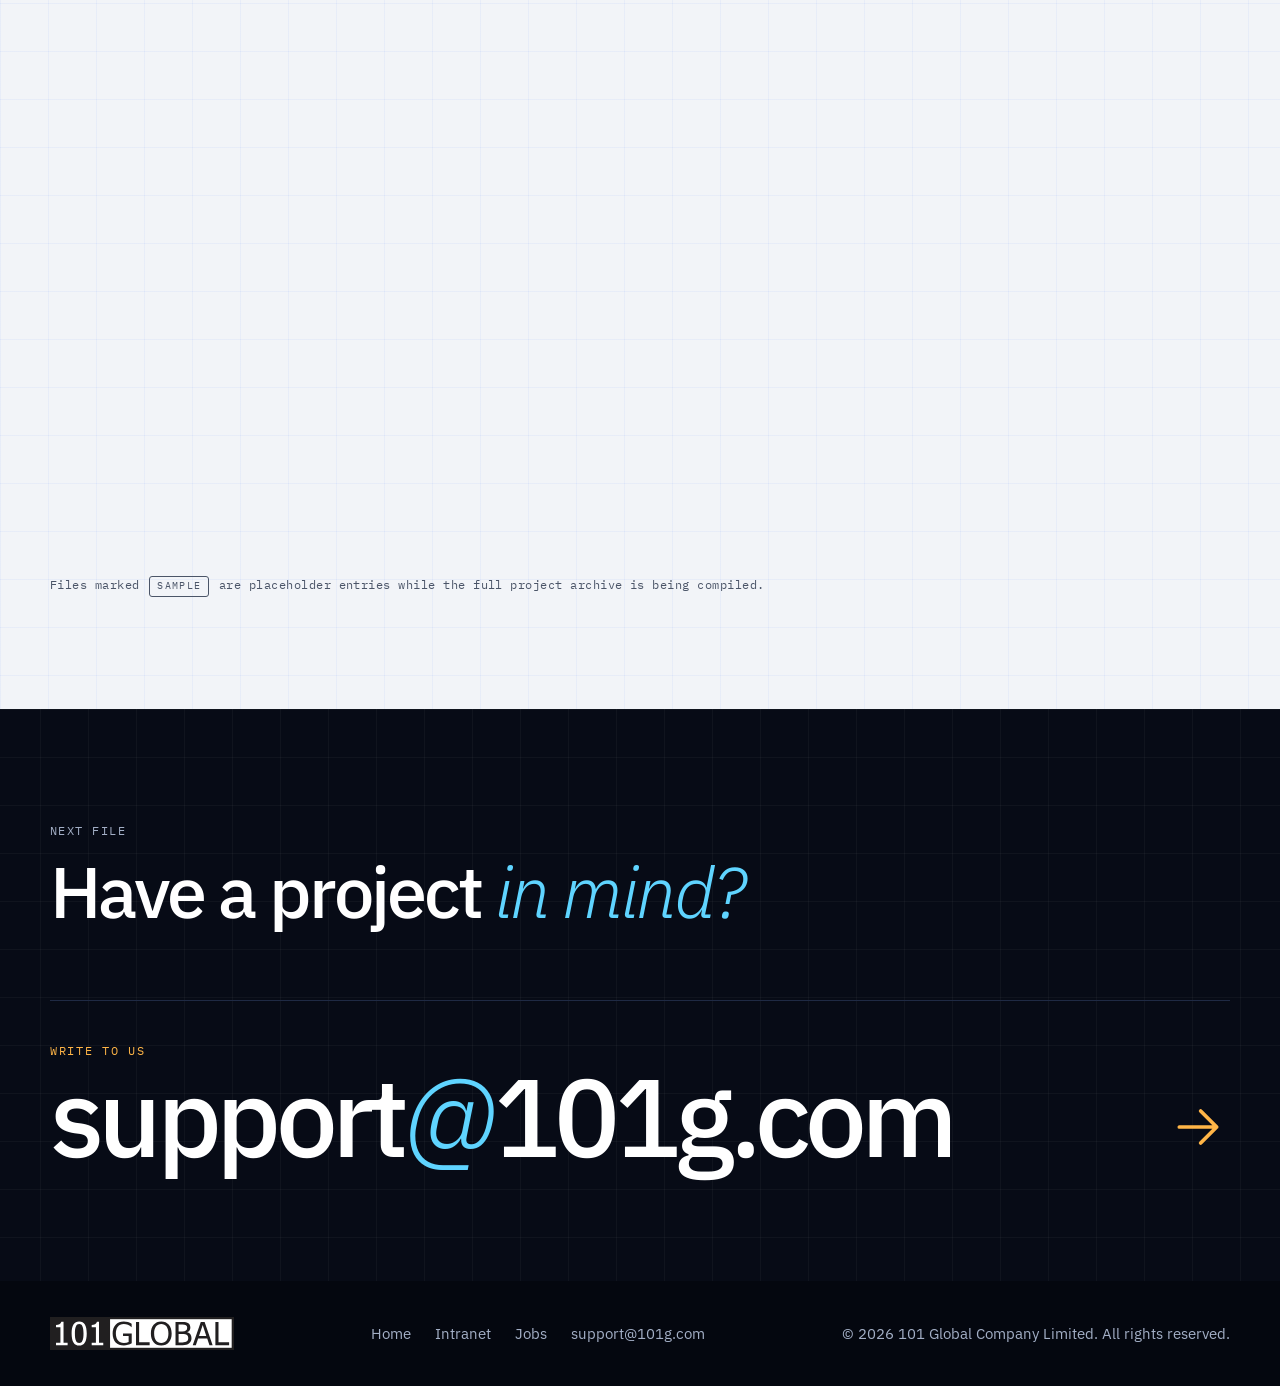
<file: projects.html>
<!DOCTYPE html>
<html lang="en">
<head>
  <meta charset="UTF-8">
  <meta name="viewport" content="width=device-width, initial-scale=1.0">

  <!-- PREVIEW ONLY: stops Google indexing the site before the owner approves it.
       DELETE this line on launch day (same as the home page). -->
  <meta name="robots" content="noindex, nofollow">

  <title>Projects | 101 Global</title>
  <meta name="description" content="Selected projects delivered by 101 Global Company Limited across telecommunications, security, software, radio, banking, broadcasting, energy and aviation.">
  <link rel="canonical" href="https://www.101g.com/projects.html">
  <link rel="icon" href="images/favicon.svg" type="image/svg+xml">
  <meta name="theme-color" content="#0a0f1c">

  <meta property="og:type" content="website">
  <meta property="og:title" content="Projects | 101 Global">
  <meta property="og:description" content="Selected projects delivered by 101 Global for government and industry.">
  <meta property="og:url" content="https://www.101g.com/projects.html">

  <!-- Fonts: IBM Plex has a matching Thai version (IBM Plex Sans Thai) if we add Thai later -->
  <link rel="preconnect" href="https://fonts.googleapis.com">
  <link rel="preconnect" href="https://fonts.gstatic.com" crossorigin>
  <link href="https://fonts.googleapis.com/css2?family=Anton&family=IBM+Plex+Mono:wght@400;500&family=IBM+Plex+Sans:ital,wght@0,300;0,400;0,500;0,600;0,700;1,300;1,400&display=swap" rel="stylesheet">

  <link rel="stylesheet" href="css/styles.css?v=202611191906">
  <link rel="stylesheet" href="css/projects.css?v=202611191906">
  <script>document.documentElement.classList.add('js');</script>
</head>
<body class="projects-page">
  <a class="skip-link" href="#main">Skip to content</a>

  <!-- Icon sprite: each <symbol> is drawn once here and reused with <use href="#id"> -->
  <svg width="0" height="0" style="position:absolute" aria-hidden="true">
    <defs>
      <symbol id="i-bank" viewBox="0 0 24 24"><path d="M3 10 12 4l9 6M5 10v8M9.5 10v8M14.5 10v8M19 10v8M3 20h18"/></symbol>
      <symbol id="i-network" viewBox="0 0 24 24"><circle cx="12" cy="5" r="2"/><circle cx="5" cy="19" r="2"/><circle cx="19" cy="19" r="2"/><path d="M12 7v5M12 12l-5.5 5.5M12 12l5.5 5.5"/></symbol>
      <symbol id="i-radio" viewBox="0 0 24 24"><path d="M12 12v9M8 21h8"/><circle cx="12" cy="10" r="2"/><path d="M8.5 6.5a5 5 0 0 0 0 7M15.5 6.5a5 5 0 0 1 0 7M5.5 3.5a9 9 0 0 0 0 13M18.5 3.5a9 9 0 0 1 0 13"/></symbol>
      <symbol id="i-code" viewBox="0 0 24 24"><rect x="3" y="4" width="18" height="16" rx="2"/><path d="m9 10-2 2 2 2M15 10l2 2-2 2M13 9l-2 6"/></symbol>
      <symbol id="i-broadcast" viewBox="0 0 24 24"><rect x="3" y="7" width="18" height="12" rx="2"/><path d="m8 3 4 4 4-4M7 21h10"/></symbol>
      <symbol id="i-plane" viewBox="0 0 24 24"><path d="M3 12h18M12 12V7M6 7h12M12 12l-3 7M12 12l3 7"/><circle cx="12" cy="12" r="1.5"/></symbol>
      <symbol id="i-health" viewBox="0 0 24 24"><path d="M12 20s-7-4.4-7-10a4 4 0 0 1 7-2.6A4 4 0 0 1 19 10c0 5.6-7 10-7 10Z"/><path d="M9 11h6M12 8v6"/></symbol>
      <symbol id="i-shield" viewBox="0 0 24 24"><path d="M12 3 5 6v5c0 4.5 3 8.3 7 10 4-1.7 7-5.5 7-10V6l-7-3Z"/><path d="m9 12 2 2 4-4"/></symbol>
      <symbol id="i-energy" viewBox="0 0 24 24"><path d="M13 3 5 14h6l-1 7 8-11h-6l1-7Z"/></symbol>
      <symbol id="i-arrow" viewBox="0 0 24 24"><path d="M5 12h14M13 6l6 6-6 6"/></symbol>
      <symbol id="i-close" viewBox="0 0 24 24"><path d="M6 6l12 12M18 6 6 18"/></symbol>
      <symbol id="i-mail" viewBox="0 0 24 24"><rect x="3" y="5" width="18" height="14" rx="2"/><path d="m3 7 9 6 9-6"/></symbol>
      <symbol id="i-phone" viewBox="0 0 24 24"><path d="M5 4h4l2 5-2.5 1.5a11 11 0 0 0 5 5L15 13l5 2v4a2 2 0 0 1-2 2A16 16 0 0 1 3 6a2 2 0 0 1 2-2"/></symbol>
      <symbol id="i-pin" viewBox="0 0 24 24"><path d="M12 21s-7-6.1-7-11.5A7 7 0 0 1 19 9.5C19 14.9 12 21 12 21Z"/><circle cx="12" cy="9.5" r="2.5"/></symbol>
      <symbol id="i-badge" viewBox="0 0 24 24"><circle cx="12" cy="9" r="6"/><path d="m8.5 14-1.5 7 5-3 5 3-1.5-7"/></symbol>
    </defs>
  </svg>

  <!-- ===================== HEADER ===================== -->
  <header class="site-header" id="top">
    <div class="container header-inner">
      <a href="index.html" class="logo" aria-label="101 Global, home">
        <img src="images/logo.svg" alt="101 Global" width="574" height="105">
      </a>

      <button class="nav-toggle" aria-expanded="false" aria-controls="site-nav">
        <span class="nav-toggle-bar"></span>
        <span class="visually-hidden">Menu</span>
      </button>

      <nav id="site-nav" class="site-nav" aria-label="Main">
        <ul>
          <li><a href="index.html#about">About</a></li>
          <li><a href="index.html#solutions">Solutions</a></li>
          <li><a href="index.html#units">Business Units</a></li>
          <li><a href="projects.html" class="is-active" aria-current="page">Projects</a></li>
          <li><a href="index.html#credentials">Credentials</a></li>
          <li><a href="index.html#offices">Offices</a></li>
          <li><a href="index.html#contact" class="btn btn-small">Contact</a></li>
        </ul>
      </nav>
    </div>
  </header>

  <main id="main">

    <!-- ===================== HERO ===================== -->
    <section class="pj-hero grid-bg" aria-labelledby="pj-title">
      <span class="ghost pj-ghost" aria-hidden="true">Archive</span>
      <svg class="pj-rings" viewBox="-500 -500 1000 1000" aria-hidden="true" focusable="false">
        <circle r="120"/><circle r="210"/><circle r="310"/><circle r="420"/>
        <line x1="-500" y1="0" x2="500" y2="0"/><line x1="0" y1="-500" x2="0" y2="500"/>
        <path class="pj-sweep" d="M0 0 L420 0 A420 420 0 0 0 364 -210 Z"/>
        <circle class="pj-blip b1" cx="150" cy="-118" r="5"/><circle class="pj-blip b2" cx="-232" cy="64" r="5"/><circle class="pj-blip b3" cx="70" cy="262" r="5"/><circle class="pj-blip b4" cx="-96" cy="-318" r="5"/>
      </svg>
      <div class="container pj-hero-inner">
        <p class="eyebrow"><a class="pj-back" href="index.html">101 Global</a> <span aria-hidden="true">/</span> Projects</p>
        <h1 id="pj-title">Project <em>archive</em><i class="dot">.</i></h1>
        <p class="hero-lead">Systems 101 Global has designed, supplied and integrated for government and industry. Search the files or filter by business unit.</p>
      </div>
    </section>

    <!-- ===================== SEARCH + GRID ===================== -->
    <section class="pj-section" aria-label="Project files">
      <div class="container">

        <!-- Search console. JS filters the cards below as you type; without JS every card simply stays visible. -->
        <form class="pj-console" role="search" action="projects.html" method="get">
          <label class="visually-hidden" for="pj-q">Search projects</label>
          <span class="pj-prompt" aria-hidden="true">&gt;</span>
          <input id="pj-q" name="q" type="search" autocomplete="off" spellcheck="false" enterkeyhint="search"
                 placeholder="Search projects, e.g. billing, TETRA, solar">
          <kbd class="pj-kbd" aria-hidden="true">/</kbd>
          <button type="button" class="pj-clear" hidden aria-label="Clear search"><svg class="icon" aria-hidden="true"><use href="#i-close"/></svg></button>
        </form>

        <div class="pj-bar">
          <div class="pj-chips" role="group" aria-label="Filter by business unit">
            <button type="button" class="pj-chip" data-unit="all" aria-pressed="true">All<span class="pj-chip-n" aria-hidden="true"></span></button>
            <button type="button" class="pj-chip" data-unit="telecom" aria-pressed="false">Telecom<span class="pj-chip-n" aria-hidden="true"></span></button>
            <button type="button" class="pj-chip" data-unit="security" aria-pressed="false">Security<span class="pj-chip-n" aria-hidden="true"></span></button>
            <button type="button" class="pj-chip" data-unit="it" aria-pressed="false">IT Software<span class="pj-chip-n" aria-hidden="true"></span></button>
            <button type="button" class="pj-chip" data-unit="radio" aria-pressed="false">Radio<span class="pj-chip-n" aria-hidden="true"></span></button>
            <button type="button" class="pj-chip" data-unit="banking" aria-pressed="false">Banking<span class="pj-chip-n" aria-hidden="true"></span></button>
            <button type="button" class="pj-chip" data-unit="broadcast" aria-pressed="false">Broadcasting<span class="pj-chip-n" aria-hidden="true"></span></button>
            <button type="button" class="pj-chip" data-unit="energy" aria-pressed="false">Energy<span class="pj-chip-n" aria-hidden="true"></span></button>
            <button type="button" class="pj-chip" data-unit="aviation" aria-pressed="false">Aviation<span class="pj-chip-n" aria-hidden="true"></span></button>
          </div>
          <p class="pj-count" role="status" aria-live="polite"><b id="pj-shown">15</b> / 15 files</p>
        </div>

        <!-- ===== Project files. Copy one <li class="pj-card"> block to add a project. =====
             PLACEHOLDERS: cards tagged "Sample" are stand-ins written from the solutions and business
             units on the home page. Only the two tagged "Reference" are real project references.
             Replace the samples with real projects before launch. -->
        <ol class="pj-grid" id="pj-grid">
          <li class="pj-card" data-unit="it" style="--i:0">
            <article>
              <div class="pj-media">
                <img src="images/bu-4.webp" alt="" width="1280" height="720" loading="eager" decoding="async">
                <span class="pj-file">Project file</span>
                <span class="pj-status is-ref">Reference</span>
              </div>
              <div class="pj-body">
                <p class="pj-unit"><span>BU 04</span> <span data-hl>IT Software Solutions</span></p>
                <h2 data-hl>Convergence billing solutions</h2>
                <p class="pj-sum" data-hl>Convergent billing delivered in partnership with Convergys and Oracle.</p>
                <dl class="pj-meta">
                  <div><dt>Sector</dt><dd data-hl>Telecommunications</dd></div>
                  <div><dt>Scope</dt><dd data-hl>Billing · System integration</dd></div>
                  <div><dt>With</dt><dd data-hl>Convergys · Oracle</dd></div>
                </dl>
                <ul class="pj-tags" role="list"><li><button type="button" class="pj-tag" data-tag="Billing">Billing</button></li><li><button type="button" class="pj-tag" data-tag="Oracle">Oracle</button></li><li><button type="button" class="pj-tag" data-tag="Convergys">Convergys</button></li><li><button type="button" class="pj-tag" data-tag="Telecom operator">Telecom operator</button></li></ul>
              </div>
            </article>
          </li>
          <li class="pj-card" data-unit="telecom" style="--i:1">
            <article>
              <div class="pj-media">
                <img src="images/bu-2.webp" alt="" width="1280" height="720" loading="eager" decoding="async">
                <span class="pj-file">Project file</span>
                <span class="pj-status is-ref">Reference</span>
              </div>
              <div class="pj-body">
                <p class="pj-unit"><span>BU 02</span> <span data-hl>Telecom &amp; Network</span></p>
                <h2 data-hl>Service Delivery Platform (SDP)</h2>
                <p class="pj-sum" data-hl>A service delivery platform for TOT Public Company Limited.</p>
                <dl class="pj-meta">
                  <div><dt>Sector</dt><dd data-hl>Telecommunications</dd></div>
                  <div><dt>Scope</dt><dd data-hl>Platform supply · Integration</dd></div>
                  <div><dt>With</dt><dd data-hl>TOT Public Company Limited</dd></div>
                </dl>
                <ul class="pj-tags" role="list"><li><button type="button" class="pj-tag" data-tag="SDP">SDP</button></li><li><button type="button" class="pj-tag" data-tag="TOT">TOT</button></li><li><button type="button" class="pj-tag" data-tag="Platform">Platform</button></li><li><button type="button" class="pj-tag" data-tag="State enterprise">State enterprise</button></li></ul>
              </div>
            </article>
          </li>
          <li class="pj-card" data-unit="security" style="--i:2">
            <article>
              <div class="pj-media">
                <img src="images/bu-8.webp" alt="" width="1280" height="720" loading="eager" decoding="async">
                <span class="pj-file">Project file</span>
                <span class="pj-status">Sample</span>
              </div>
              <div class="pj-body">
                <p class="pj-unit"><span>BU 08</span> <span data-hl>Security</span></p>
                <h2 data-hl>AI video analytics for public safety</h2>
                <p class="pj-sum" data-hl>Camera feeds analysed in real time for vehicles, motorcycles and number plates, with alerts sent to an operations room.</p>
                <dl class="pj-meta">
                  <div><dt>Sector</dt><dd data-hl>Government · Public safety</dd></div>
                  <div><dt>Scope</dt><dd data-hl>Video analytics · ANPR</dd></div>
                  
                </dl>
                <ul class="pj-tags" role="list"><li><button type="button" class="pj-tag" data-tag="Video analytics">Video analytics</button></li><li><button type="button" class="pj-tag" data-tag="ANPR">ANPR</button></li><li><button type="button" class="pj-tag" data-tag="Traffic enforcement">Traffic enforcement</button></li><li><button type="button" class="pj-tag" data-tag="CCTV">CCTV</button></li></ul>
              </div>
            </article>
          </li>
          <li class="pj-card" data-unit="security" style="--i:3">
            <article>
              <div class="pj-media">
                <img src="images/isla-room.jpg" alt="" width="1280" height="720" loading="lazy" decoding="async">
                <span class="pj-file">Project file</span>
                <span class="pj-status">Sample</span>
              </div>
              <div class="pj-body">
                <p class="pj-unit"><span>BU 08</span> <span data-hl>Security</span></p>
                <h2 data-hl>ISLA web malware isolation</h2>
                <p class="pj-sum" data-hl>Isolated browsing so staff can open the web without malware ever reaching their own machines.</p>
                <dl class="pj-meta">
                  <div><dt>Sector</dt><dd data-hl>Government · Enterprise</dd></div>
                  <div><dt>Scope</dt><dd data-hl>Cyber security · Rollout</dd></div>
                  
                </dl>
                <ul class="pj-tags" role="list"><li><button type="button" class="pj-tag" data-tag="ISLA">ISLA</button></li><li><button type="button" class="pj-tag" data-tag="Malware isolation">Malware isolation</button></li><li><button type="button" class="pj-tag" data-tag="Secure browsing">Secure browsing</button></li><li><button type="button" class="pj-tag" data-tag="Cyber security">Cyber security</button></li></ul>
              </div>
            </article>
          </li>
          <li class="pj-card" data-unit="telecom" style="--i:4">
            <article>
              <div class="pj-media">
                <img src="images/worldsip-aisle.jpg" alt="" width="1280" height="720" loading="lazy" decoding="async">
                <span class="pj-file">Project file</span>
                <span class="pj-status">Sample</span>
              </div>
              <div class="pj-body">
                <p class="pj-unit"><span>BU 02</span> <span data-hl>Telecom &amp; Network</span></p>
                <h2 data-hl>WorldSip communication platform</h2>
                <p class="pj-sum" data-hl>A carrier-grade SIP platform connecting IP-PBX, softswitch and call-centre services on one network.</p>
                <dl class="pj-meta">
                  <div><dt>Sector</dt><dd data-hl>Telecommunications</dd></div>
                  <div><dt>Scope</dt><dd data-hl>VoIP · Softswitch · SBC</dd></div>
                  
                </dl>
                <ul class="pj-tags" role="list"><li><button type="button" class="pj-tag" data-tag="WorldSip">WorldSip</button></li><li><button type="button" class="pj-tag" data-tag="VoIP">VoIP</button></li><li><button type="button" class="pj-tag" data-tag="SIP">SIP</button></li><li><button type="button" class="pj-tag" data-tag="IP-PBX">IP-PBX</button></li><li><button type="button" class="pj-tag" data-tag="Call centre">Call centre</button></li></ul>
              </div>
            </article>
          </li>
          <li class="pj-card" data-unit="telecom" style="--i:5">
            <article>
              <div class="pj-media">
                <img src="images/gsm-tower.jpg" alt="" width="1280" height="720" loading="lazy" decoding="async">
                <span class="pj-file">Project file</span>
                <span class="pj-status">Sample</span>
              </div>
              <div class="pj-body">
                <p class="pj-unit"><span>BU 02</span> <span data-hl>Telecom &amp; Network</span></p>
                <h2 data-hl>Private GSM network</h2>
                <p class="pj-sum" data-hl>A self-contained mobile network giving a remote site its own coverage, numbers and tracked field units.</p>
                <dl class="pj-meta">
                  <div><dt>Sector</dt><dd data-hl>Industry · Remote sites</dd></div>
                  <div><dt>Scope</dt><dd data-hl>Private mobile network</dd></div>
                  
                </dl>
                <ul class="pj-tags" role="list"><li><button type="button" class="pj-tag" data-tag="GSM">GSM</button></li><li><button type="button" class="pj-tag" data-tag="Private network">Private network</button></li><li><button type="button" class="pj-tag" data-tag="Coverage">Coverage</button></li><li><button type="button" class="pj-tag" data-tag="Tracking">Tracking</button></li></ul>
              </div>
            </article>
          </li>
          <li class="pj-card" data-unit="radio" style="--i:6">
            <article>
              <div class="pj-media">
                <img src="images/bu-3.webp" alt="" width="1280" height="720" loading="lazy" decoding="async">
                <span class="pj-file">Project file</span>
                <span class="pj-status">Sample</span>
              </div>
              <div class="pj-body">
                <p class="pj-unit"><span>BU 03</span> <span data-hl>Radio Communication</span></p>
                <h2 data-hl>TETRA digital trunked radio</h2>
                <p class="pj-sum" data-hl>Mission-critical radio with base stations, dispatcher consoles, voice logging and vehicle location.</p>
                <dl class="pj-meta">
                  <div><dt>Sector</dt><dd data-hl>Public safety · Transport</dd></div>
                  <div><dt>Scope</dt><dd data-hl>TETRA · Network planning</dd></div>
                  
                </dl>
                <ul class="pj-tags" role="list"><li><button type="button" class="pj-tag" data-tag="TETRA">TETRA</button></li><li><button type="button" class="pj-tag" data-tag="Radio">Radio</button></li><li><button type="button" class="pj-tag" data-tag="Dispatcher">Dispatcher</button></li><li><button type="button" class="pj-tag" data-tag="AVLS">AVLS</button></li><li><button type="button" class="pj-tag" data-tag="Mission critical">Mission critical</button></li></ul>
              </div>
            </article>
          </li>
          <li class="pj-card" data-unit="banking" style="--i:7">
            <article>
              <div class="pj-media">
                <img src="images/bu-1.webp" alt="" width="1280" height="720" loading="lazy" decoding="async">
                <span class="pj-file">Project file</span>
                <span class="pj-status">Sample</span>
              </div>
              <div class="pj-body">
                <p class="pj-unit"><span>BU 01</span> <span data-hl>Banking &amp; Financial Solutions</span></p>
                <h2 data-hl>Loan Origination Data Gap</h2>
                <p class="pj-sum" data-hl>Data gap analysis for a loan origination system: which data the lending process needs and where it is missing.</p>
                <dl class="pj-meta">
                  <div><dt>Sector</dt><dd data-hl>Banking · Finance</dd></div>
                  <div><dt>Scope</dt><dd data-hl>Loan origination · Data analysis</dd></div>
                  
                </dl>
                <ul class="pj-tags" role="list"><li><button type="button" class="pj-tag" data-tag="Loan origination">Loan origination</button></li><li><button type="button" class="pj-tag" data-tag="LOS">LOS</button></li><li><button type="button" class="pj-tag" data-tag="Data gap">Data gap</button></li><li><button type="button" class="pj-tag" data-tag="Banking">Banking</button></li></ul>
              </div>
            </article>
          </li>
          <li class="pj-card" data-unit="banking" style="--i:8">
            <article>
              <div class="pj-media">
                <img src="images/bu-1.webp" alt="" width="1280" height="720" loading="lazy" decoding="async">
                <span class="pj-file">Project file</span>
                <span class="pj-status">Sample</span>
              </div>
              <div class="pj-body">
                <p class="pj-unit"><span>BU 01</span> <span data-hl>Banking &amp; Financial Solutions</span></p>
                <h2 data-hl>Credit Risk Behavior Scoring</h2>
                <p class="pj-sum" data-hl>Behaviour score (B-Score) models that rate existing borrowers from how they use and repay their credit.</p>
                <dl class="pj-meta">
                  <div><dt>Sector</dt><dd data-hl>Banking · Finance</dd></div>
                  <div><dt>Scope</dt><dd data-hl>Credit risk · Score models</dd></div>
                  
                </dl>
                <ul class="pj-tags" role="list"><li><button type="button" class="pj-tag" data-tag="Behavior scoring">Behavior scoring</button></li><li><button type="button" class="pj-tag" data-tag="B-Score">B-Score</button></li><li><button type="button" class="pj-tag" data-tag="Credit risk">Credit risk</button></li><li><button type="button" class="pj-tag" data-tag="Scorecard">Scorecard</button></li></ul>
              </div>
            </article>
          </li>
          <li class="pj-card" data-unit="banking" style="--i:9">
            <article>
              <div class="pj-media">
                <img src="images/bu-1.webp" alt="" width="1280" height="720" loading="lazy" decoding="async">
                <span class="pj-file">Project file</span>
                <span class="pj-status">Sample</span>
              </div>
              <div class="pj-body">
                <p class="pj-unit"><span>BU 01</span> <span data-hl>Banking &amp; Financial Solutions</span></p>
                <h2 data-hl>Credit Risk Application Scoring</h2>
                <p class="pj-sum" data-hl>Application score (A-Score) models that rate new credit applicants at the point of application.</p>
                <dl class="pj-meta">
                  <div><dt>Sector</dt><dd data-hl>Banking · Finance</dd></div>
                  <div><dt>Scope</dt><dd data-hl>Credit risk · Score models</dd></div>
                  
                </dl>
                <ul class="pj-tags" role="list"><li><button type="button" class="pj-tag" data-tag="Application scoring">Application scoring</button></li><li><button type="button" class="pj-tag" data-tag="A-Score">A-Score</button></li><li><button type="button" class="pj-tag" data-tag="Credit risk">Credit risk</button></li><li><button type="button" class="pj-tag" data-tag="Scorecard">Scorecard</button></li></ul>
              </div>
            </article>
          </li>
          <li class="pj-card" data-unit="banking" style="--i:10">
            <article>
              <div class="pj-media">
                <img src="images/bu-1.webp" alt="" width="1280" height="720" loading="lazy" decoding="async">
                <span class="pj-file">Project file</span>
                <span class="pj-status">Sample</span>
              </div>
              <div class="pj-body">
                <p class="pj-unit"><span>BU 01</span> <span data-hl>Banking &amp; Financial Solutions</span></p>
                <h2 data-hl>Market Risk Credit Valuation Adjustment (CVA)</h2>
                <p class="pj-sum" data-hl>Credit valuation adjustment (CVA) calculation for market risk on counterparty exposures.</p>
                <dl class="pj-meta">
                  <div><dt>Sector</dt><dd data-hl>Banking · Finance</dd></div>
                  <div><dt>Scope</dt><dd data-hl>Market risk · CVA</dd></div>
                  
                </dl>
                <ul class="pj-tags" role="list"><li><button type="button" class="pj-tag" data-tag="CVA">CVA</button></li><li><button type="button" class="pj-tag" data-tag="Market risk">Market risk</button></li><li><button type="button" class="pj-tag" data-tag="Counterparty risk">Counterparty risk</button></li><li><button type="button" class="pj-tag" data-tag="Valuation">Valuation</button></li></ul>
              </div>
            </article>
          </li>
          <li class="pj-card" data-unit="broadcast" style="--i:11">
            <article>
              <div class="pj-media">
                <img src="images/bu-5.webp" alt="" width="1280" height="720" loading="lazy" decoding="async">
                <span class="pj-file">Project file</span>
                <span class="pj-status">Sample</span>
              </div>
              <div class="pj-body">
                <p class="pj-unit"><span>BU 05</span> <span data-hl>Broadcasting</span></p>
                <h2 data-hl>DVB-T2 digital terrestrial broadcast</h2>
                <p class="pj-sum" data-hl>The full broadcast chain from ingest and media asset management to DVB-T2 exciters and transmitters.</p>
                <dl class="pj-meta">
                  <div><dt>Sector</dt><dd data-hl>Broadcasting · Media</dd></div>
                  <div><dt>Scope</dt><dd data-hl>Digital TV · Transmission</dd></div>
                  
                </dl>
                <ul class="pj-tags" role="list"><li><button type="button" class="pj-tag" data-tag="DVB-T2">DVB-T2</button></li><li><button type="button" class="pj-tag" data-tag="Digital TV">Digital TV</button></li><li><button type="button" class="pj-tag" data-tag="Transmitter">Transmitter</button></li><li><button type="button" class="pj-tag" data-tag="Media asset management">Media asset management</button></li></ul>
              </div>
            </article>
          </li>
          <li class="pj-card" data-unit="it" style="--i:12">
            <article>
              <div class="pj-media">
                <img src="images/hero.webp" alt="" width="1280" height="720" loading="lazy" decoding="async">
                <span class="pj-file">Project file</span>
                <span class="pj-status">Sample</span>
              </div>
              <div class="pj-body">
                <p class="pj-unit"><span>BU 04</span> <span data-hl>IT Software Solutions</span></p>
                <h2 data-hl>OSS network inventory management</h2>
                <p class="pj-sum" data-hl>One inventory of network infrastructure across IP, MPLS, SDH and fibre, with workflow and real-time asset value.</p>
                <dl class="pj-meta">
                  <div><dt>Sector</dt><dd data-hl>Telecommunications</dd></div>
                  <div><dt>Scope</dt><dd data-hl>OSS · Inventory · Workflow</dd></div>
                  
                </dl>
                <ul class="pj-tags" role="list"><li><button type="button" class="pj-tag" data-tag="OSS">OSS</button></li><li><button type="button" class="pj-tag" data-tag="Inventory">Inventory</button></li><li><button type="button" class="pj-tag" data-tag="MPLS">MPLS</button></li><li><button type="button" class="pj-tag" data-tag="Fibre">Fibre</button></li><li><button type="button" class="pj-tag" data-tag="Workflow">Workflow</button></li></ul>
              </div>
            </article>
          </li>
          <li class="pj-card" data-unit="energy" style="--i:13">
            <article>
              <div class="pj-media">
                <img src="images/bu-9.webp" alt="" width="1280" height="720" loading="lazy" decoding="async">
                <span class="pj-file">Project file</span>
                <span class="pj-status">Sample</span>
              </div>
              <div class="pj-body">
                <p class="pj-unit"><span>BU 09</span> <span data-hl>Energy</span></p>
                <h2 data-hl>Solar &amp; battery storage</h2>
                <p class="pj-sum" data-hl>Solar generation paired with battery storage, inverters and EV charging for a commercial site.</p>
                <dl class="pj-meta">
                  <div><dt>Sector</dt><dd data-hl>Energy · Commercial</dd></div>
                  <div><dt>Scope</dt><dd data-hl>Renewables · Storage</dd></div>
                  
                </dl>
                <ul class="pj-tags" role="list"><li><button type="button" class="pj-tag" data-tag="Solar">Solar</button></li><li><button type="button" class="pj-tag" data-tag="Battery storage">Battery storage</button></li><li><button type="button" class="pj-tag" data-tag="Inverter">Inverter</button></li><li><button type="button" class="pj-tag" data-tag="EV charger">EV charger</button></li></ul>
              </div>
            </article>
          </li>
          <li class="pj-card" data-unit="aviation" style="--i:14">
            <article>
              <div class="pj-media">
                <img src="images/bu-6.webp" alt="" width="1280" height="720" loading="lazy" decoding="async">
                <span class="pj-file">Project file</span>
                <span class="pj-status">Sample</span>
              </div>
              <div class="pj-body">
                <p class="pj-unit"><span>BU 06</span> <span data-hl>Aviation Business</span></p>
                <h2 data-hl>Aerial survey by gyroplane</h2>
                <p class="pj-sum" data-hl>Low-altitude survey flights with the AutoGyro Cavalon, supported by maintenance and flight training.</p>
                <dl class="pj-meta">
                  <div><dt>Sector</dt><dd data-hl>Survey · Aviation</dd></div>
                  <div><dt>Scope</dt><dd data-hl>Flying services · Training</dd></div>
                  <div><dt>With</dt><dd data-hl>AutoGyro GmbH</dd></div>
                </dl>
                <ul class="pj-tags" role="list"><li><button type="button" class="pj-tag" data-tag="Cavalon">Cavalon</button></li><li><button type="button" class="pj-tag" data-tag="AutoGyro">AutoGyro</button></li><li><button type="button" class="pj-tag" data-tag="Aerial survey">Aerial survey</button></li><li><button type="button" class="pj-tag" data-tag="Flight training">Flight training</button></li></ul>
              </div>
            </article>
          </li>
        </ol>

        <div class="pj-empty" id="pj-empty" hidden>
          <svg viewBox="0 0 120 120" aria-hidden="true"><circle cx="60" cy="60" r="52"/><circle cx="60" cy="60" r="34"/><circle cx="60" cy="60" r="16"/><path d="M60 8v104M8 60h104"/></svg>
          <h2>No signal</h2>
          <p>No project files match <q id="pj-empty-q"></q>.</p>
          <button type="button" class="btn btn-primary" id="pj-reset">Show all projects</button>
        </div>

        <p class="pj-note">Files marked <span class="pj-status">Sample</span> are placeholder entries while the full project archive is being compiled.</p>
      </div>
    </section>

    <!-- ===================== CONTACT ===================== -->
    <section class="section section-dark grid-bg" aria-labelledby="pj-contact-title">
      <div class="container">
        <p class="eyebrow">Next file</p>
        <h2 id="pj-contact-title">Have a project <em>in mind?</em></h2>
        <a href="mailto:support@101g.com" class="mega-mail"><span class="mega-label">Write to us</span><span class="mega-addr">support<span>@</span>101g.com</span><svg class="icon" aria-hidden="true"><use href="#i-arrow"/></svg></a>
      </div>
    </section>
  </main>

  <!-- ===================== FOOTER ===================== -->
  <footer class="site-footer">
    <div class="container footer-inner">
      <a href="index.html" class="logo logo-light" aria-label="101 Global, home">
        <img src="images/logo.svg" alt="101 Global" width="574" height="105">
      </a>
      <ul class="footer-links" role="list">
        <li><a href="index.html">Home</a></li>
        <li><a href="https://sites.google.com/a/101g.com/intranet/">Intranet</a></li>
        <li><a href="https://sites.google.com/a/101g.com/jobs/">Jobs</a></li>
        <li><a href="mailto:support@101g.com">support@101g.com</a></li>
      </ul>
      <p class="copyright">© <span id="year">2026</span> 101 Global Company Limited. All rights reserved.</p>
    </div>
  </footer>

  <script src="js/projects.js?v=202611191906" defer></script>
</body>
</html>
</file>
<file: css/styles.css>
/* =========================================================
   101 Global: styles
   Mobile-first: base styles are for phones, then
   @media (min-width: ...) blocks add layout for bigger screens.
   ========================================================= */

/* ---------- 1. Design tokens ----------
   Change a colour or size here and it updates everywhere. */
:root {
  --ink: #070b16;          /* near-black navy: dark sections */
  --ink-2: #0d1426;        /* panels on dark */
  --ink-line: #1f2a44;     /* hairlines on dark */
  --paper: #ffffff;
  --paper-2: #f2f4f8;      /* light grey sections */
  --line: #d9dee8;         /* hairlines on light */
  --text: #111827;
  --muted: #4b5568;        /* secondary text on light (AA contrast) */
  --muted-dark: #a3afc6;   /* secondary text on dark (AA contrast) */
  --accent: #1d5bff;       /* signal blue: links/buttons on light */
  --accent-strong: #0f46d9;
  --cyan: #5fd4ff;         /* network lines on dark */
  --signal: #ffb547;       /* the "light" that travels: pulses, lit nodes */

  --font: "IBM Plex Sans", system-ui, -apple-system, "Segoe UI", sans-serif;
  --mono: "IBM Plex Mono", ui-monospace, Menlo, monospace;

  --radius: 2px;           /* near-square corners: engineered, not bubbly */
  --container: 73.75rem;   /* 1180px at the base size; grows with the root font on big screens */
  --sec-pad: 72px;         /* vertical padding of each section (bigger on larger screens, set below) */
  --header-h: 68px;
  --spine-x: 12px;         /* where the backbone line sits (set again for wide screens below) */
}

/* ---------- 2. Reset & base ---------- */
*, *::before, *::after { box-sizing: border-box; }
html {
  scroll-behavior: smooth; scroll-padding-top: calc(var(--header-h) + 12px);
  /* 16px up to ~1540px wide, then everything (type, container, rem spacing) scales up: ~18px at 1920, ~21px at 2560 */
  font-size: clamp(100%, 0.5rem + 0.52vw, 143.75%);
  -webkit-text-size-adjust: 100%; text-size-adjust: 100%;
}
body {
  margin: 0;
  font-family: var(--font);
  font-size: 1rem;
  line-height: 1.6;
  color: var(--text);
  background: var(--paper);
  -webkit-font-smoothing: antialiased;
  overflow-x: hidden;
}
img, svg, iframe { display: block; max-width: 100%; }
h1, h2, h3, h4 { line-height: 1.12; margin: 0 0 .5em; letter-spacing: -0.025em; }
/* Display type: big, tight, with a light italic "second voice" (<em>) for rhythm */
h1 { font-size: clamp(2.7rem, 7.4vw, 6.6rem); font-weight: 500; line-height: .98; letter-spacing: -0.045em; text-wrap: balance; }
h2 { font-size: clamp(2.3rem, 5.6vw, 4.9rem); font-weight: 500; line-height: 1; letter-spacing: -0.042em; text-wrap: balance; }
h1 em, h2 em { font-style: italic; font-weight: 300; letter-spacing: -0.035em; color: var(--accent); }
.section-dark h2 em, .hero h1 em { color: var(--cyan); }
h3 { font-size: 1.35rem; font-weight: 600; }
h4 { font-size: 1rem; font-weight: 600; letter-spacing: -0.01em; }
p { margin: 0 0 1em; }
a { color: var(--accent); }
button { font: inherit; cursor: pointer; }
ul { padding-left: 1.1em; }

.container { width: min(100% - 32px, var(--container)); margin-inline: auto; }
.visually-hidden {
  position: absolute !important; width: 1px; height: 1px; overflow: hidden;
  clip: rect(0 0 0 0); white-space: nowrap;
}
.skip-link {
  position: absolute; left: 12px; top: -60px; z-index: 100;
  background: var(--paper); color: var(--ink); padding: 10px 14px; border-radius: var(--radius);
}
.skip-link:focus { top: 12px; }
:focus-visible { outline: 2px solid var(--signal); outline-offset: 3px; }

.icon { width: 1.1em; height: 1.1em; fill: none; stroke: currentColor; stroke-width: 2; stroke-linecap: round; stroke-linejoin: round; flex: none; }

/* ---------- 3. Buttons ---------- */
.btn {
  display: inline-flex; align-items: center; justify-content: center; gap: .6em;
  min-height: 48px; padding: 0 22px; border-radius: 4px;
  font-weight: 500; text-decoration: none; border: 1px solid transparent;
  transition: background .2s, color .2s, border-color .2s;
}
.btn-primary { background: var(--accent); color: #fff; }
.btn-primary:hover { background: var(--accent-strong); }
.btn-ghost { color: #fff; border-color: rgb(255 255 255 / 30%); }
.btn-ghost:hover { border-color: #fff; }
.btn-small { min-height: 40px; padding: 0 16px; background: var(--accent); color: #fff !important; }
.btn-block { width: 100%; }
.btn .icon { transition: transform .2s; }
.btn:hover .icon { transform: translateX(3px); }

.text-link {
  display: inline-flex; align-items: center; gap: .35em; margin-top: .5em;
  background: none; border: 0; padding: 0; color: var(--accent); font-weight: 500;
  text-decoration: underline; text-underline-offset: 4px;
}

/* ---------- 4. Header ---------- */
.site-header {
  position: fixed; inset: 0 0 auto; z-index: 50; height: var(--header-h);
  color: #fff; transition: background .3s, box-shadow .3s;
}
.site-header.is-scrolled {
  background: rgb(7 11 22 / 86%);
  backdrop-filter: blur(12px); -webkit-backdrop-filter: blur(12px);
  box-shadow: 0 1px 0 var(--ink-line);
}
.header-inner { height: 100%; display: flex; align-items: center; justify-content: space-between; }

.logo { display: inline-flex; align-items: stretch; text-decoration: none; color: inherit; font-weight: 500; letter-spacing: .02em; font-size: 1.2rem; line-height: 1; }
.logo img { display: block; height: 2.1rem; width: auto; }

.nav-toggle { width: 48px; height: 48px; display: grid; place-items: center; background: none; border: 0; color: inherit; }
.nav-toggle-bar, .nav-toggle-bar::before, .nav-toggle-bar::after {
  display: block; width: 22px; height: 2px; background: currentColor;
  transition: transform .25s, opacity .25s; position: relative;
}
.nav-toggle-bar::before, .nav-toggle-bar::after { content: ""; position: absolute; left: 0; }
.nav-toggle-bar::before { top: -7px; }
.nav-toggle-bar::after { top: 7px; }
.nav-toggle[aria-expanded="true"] .nav-toggle-bar { background: transparent; }
.nav-toggle[aria-expanded="true"] .nav-toggle-bar::before { transform: translateY(7px) rotate(45deg); }
.nav-toggle[aria-expanded="true"] .nav-toggle-bar::after { transform: translateY(-7px) rotate(-45deg); }

.site-nav {
  position: absolute; top: var(--header-h); left: 0; right: 0;
  background: var(--ink); border-top: 1px solid var(--ink-line); padding: 8px 16px 20px;
  transform: translateY(-8px); opacity: 0; visibility: hidden;
  transition: opacity .2s, transform .2s, visibility .2s;
}
.site-nav.is-open { transform: none; opacity: 1; visibility: visible; }
.site-nav ul { list-style: none; margin: 0; padding: 0; }
.site-nav a:not(.btn) {
  display: block; padding: 14px 4px; color: #fff; text-decoration: none;
  border-bottom: 1px solid var(--ink-line); font-weight: 500;
}
.site-nav a.is-active { color: var(--signal); }
.site-nav .btn { margin-top: 16px; width: 100%; }

/* ---------- 5. Hero ---------- */
.hero {
  position: relative; overflow: hidden; isolation: isolate;
  background: radial-gradient(1100px 600px at 85% -10%, #142a5e 0%, transparent 60%), var(--ink);
  color: #fff; padding: calc(var(--header-h) + 56px) 0 28px;
}
.hero-bg {
  position: absolute; inset: 0; width: 100%; height: 100%; z-index: -3;
  object-fit: cover; object-position: 75% center; /* keep the monitors on the right in view */
  opacity: .9;
}
.hero::before { /* dark fade on the left so the headline stays readable */
  content: ""; position: absolute; inset: 0; z-index: -2;
  background:
    radial-gradient(120% 90% at 70% 40%, transparent 30%, rgb(4 7 15 / 75%) 100%), /* vignette */
    linear-gradient(90deg, rgb(7 11 22 / 88%) 0%, rgb(7 11 22 / 60%) 45%, rgb(7 11 22 / 25%) 100%),
    linear-gradient(0deg, rgb(7 11 22 / 92%) 0%, transparent 45%);
}
.hero-canvas { position: absolute; inset: 0; width: 100%; height: 100%; z-index: -1; touch-action: pan-y; }
.hero-inner { pointer-events: none; }
.hero-inner a { pointer-events: auto; }
/* Cinematic hero: fills the screen; poster-size all-caps headline (Anton) that rises in line by line */
.hero { min-height: 100svh; display: flex; flex-direction: column; }
.hero-inner { max-width: none; width: min(100% - 32px, var(--container)); margin-inline: auto; }
.hero-foot { margin-top: auto; }
.hero h1 {
  font-family: "Anton", Impact, "Arial Narrow Bold", sans-serif; font-weight: 400; text-transform: uppercase;
  font-size: clamp(2.5rem, min(13.4vw, 19.5svh), 15rem); line-height: .92; letter-spacing: 0;
  margin: 0 0 .22em -.03em; text-wrap: nowrap;
}
.hero h1 .line { display: block; overflow: hidden; padding-top: .04em; }
.hero h1 .line > span { display: block; }
.hero h1 .dot { font-style: normal; color: var(--signal); }
@media (prefers-reduced-motion: no-preference) {
  .hero h1 .line > span { transform: translateY(108%); animation: rise 1.25s cubic-bezier(.16, 1, .3, 1) .15s forwards; }
  .hero h1 .line:nth-child(2) > span { animation-delay: .3s; }
  .hero h1 .line:nth-child(3) > span { animation-delay: .45s; }
  .hero .eyebrow, .hero-sub, .hero-foot { opacity: 0; animation: fade-in 1s ease 1s forwards; }
}
@keyframes rise { to { transform: none; } }
@keyframes fade-in { to { opacity: 1; } }
.hero-sub { display: grid; gap: 4px; }
.eyebrow {
  display: flex; align-items: center; gap: 10px;
  font-family: var(--mono); font-size: .78rem; letter-spacing: .12em; text-transform: uppercase;
  color: var(--cyan); margin-bottom: 1.2em;
}
.eyebrow-dark { color: var(--accent); }
.idx { /* section number, e.g. "02" */
  display: inline-grid; place-items: center; min-width: 30px; height: 22px; padding: 0 6px;
  border: 1px solid currentColor; border-radius: 3px; font-size: .72rem; letter-spacing: .04em;
}
.hero-lead { font-size: clamp(1.05rem, 2.2vw, 1.25rem); color: var(--muted-dark); max-width: 620px; }
.hero-actions { display: flex; flex-wrap: wrap; gap: 12px; margin-top: 28px; }

.stats {
  display: grid; grid-template-columns: repeat(3, 1fr); gap: 0; margin: 64px 0 0;
  border-top: 1px solid rgb(255 255 255 / 18%);
}
.stat { padding: 22px 12px 6px 0; display: flex; flex-direction: column; justify-content: space-between; gap: 8px; }
.stat + .stat { border-left: 1px solid rgb(255 255 255 / 12%); padding-left: 14px; }
@media (min-width: 900px) { .stat { padding: 28px 40px 8px 0; } .stat + .stat { padding-left: 40px; } }
.stat dt { font-family: var(--mono); font-size: .72rem; letter-spacing: .1em; text-transform: uppercase; color: var(--muted-dark); }
.stat dd { margin: 0; font-size: clamp(2.6rem, 6vw, 4.6rem); font-weight: 300; line-height: 1; letter-spacing: -0.05em; font-variant-numeric: tabular-nums; }
.stat .unit { font-size: .42em; font-weight: 400; letter-spacing: 0; color: var(--signal); vertical-align: .95em; margin: 0 .08em; }
.hero-hint {
  display: flex; align-items: center; gap: 10px; margin: 22px 0 0;
  font-family: var(--mono); font-size: .72rem; letter-spacing: .12em; text-transform: uppercase; color: var(--muted-dark);
}
.hint-dot { width: 8px; height: 8px; border-radius: 50%; background: var(--signal); box-shadow: 0 0 12px var(--signal); animation: blink 1.6s ease-in-out infinite; }
@keyframes blink { 50% { opacity: .25; } }

/* ---------- 6. Backbone ("trunk") ----------
   .spine = the faint line; .spine-fill = the lit part (JS sets its height as you scroll);
   .node = a dot per section that lights up when the signal reaches it. */
.trunk { position: relative; }
.spine {
  position: absolute; top: 0; bottom: 0; left: var(--spine-x); width: 2px; z-index: 5;
  background: linear-gradient(rgb(120 136 170 / 40%), rgb(120 136 170 / 40%)) center / 1px 100% no-repeat;
  pointer-events: none;
}
.spine-fill {
  position: absolute; top: 0; left: 0; width: 2px; height: 0;
  background:
    repeating-linear-gradient(180deg, rgb(255 255 255 / 70%) 0 6px, transparent 6px 22px), /* moving "packets" */
    linear-gradient(180deg, var(--accent), var(--cyan) 70%, var(--signal));
  background-size: 2px 22px, 2px 100%;
  animation: packets .8s linear infinite;
  box-shadow: 0 0 10px rgb(95 212 255 / 55%);
  will-change: height; contain: layout style;
}
@keyframes packets { to { background-position: 0 22px, 0 0; } }
.spine-head {
  position: absolute; left: 50%; bottom: -7px; width: 14px; height: 14px; margin-left: -7px; border-radius: 50%;
  background: #fff; box-shadow: 0 0 0 4px rgb(255 181 71 / 35%), 0 0 22px 6px var(--signal);
}
.node {
  position: absolute; left: calc(var(--spine-x) + 1px); top: calc(var(--sec-pad) + 4px); z-index: 6;
  width: 13px; height: 13px; margin-left: -6.5px; border-radius: 50%;
  background: var(--paper); border: 2px solid var(--line);
  transition: border-color .3s, background .3s, box-shadow .3s;
  pointer-events: none;
}
.section-dark .node { background: var(--ink); border-color: var(--ink-line); }
.node::after { /* ripple ring when it lights */
  content: ""; position: absolute; inset: -2px; border-radius: 50%; border: 2px solid var(--signal); opacity: 0;
}
.node.is-lit { background: var(--signal); border-color: var(--signal); box-shadow: 0 0 16px 2px rgb(255 181 71 / 70%); }
.node.is-lit::after { animation: ripple 1s ease-out; }
@keyframes ripple { from { opacity: 1; transform: scale(1); } to { opacity: 0; transform: scale(4); } }
/* Keep content clear of the backbone on screens where it sits close to the edge */
.trunk .container { padding-left: 22px; }

/* ---------- 7. Sections ---------- */
.section { position: relative; padding: var(--sec-pad) 0; }
.section-tight { padding: 32px 0; }
.section-alt { background: var(--paper-2); }
.section-dark { background: var(--ink); color: #fff; }
.section-dark p { color: var(--muted-dark); }
.grid-bg { /* faint engineering grid */
  background-image:
    linear-gradient(rgb(255 255 255 / 3.5%) 1px, transparent 1px),
    linear-gradient(90deg, rgb(255 255 255 / 3.5%) 1px, transparent 1px);
  background-size: 48px 48px; background-position: center top;
}
.section-head { max-width: 900px; margin-bottom: 48px; }
.section-head > p:not(.eyebrow) { font-size: 1.12rem; max-width: 46ch; }
.section-head p:last-child { color: var(--muted); }
.section-dark .section-head p:last-child { color: var(--muted-dark); }

/* About */
.about-grid { display: grid; gap: 24px; }
.about-copy p { color: var(--muted); font-size: 1.08rem; }
.about-copy strong { color: var(--text); font-weight: 600; }
/* About background: soft blue glow + a faint network graphic, faded so text stays readable */
.about-section {
  overflow: hidden; isolation: isolate;
  background:
    radial-gradient(60% 80% at 0% 100%, rgb(29 91 255 / 9%), transparent 70%),
    radial-gradient(50% 70% at 100% 0%, rgb(95 212 255 / 12%), transparent 70%),
    linear-gradient(180deg, #f5f8ff, #eef3fc);
}
.about-section::before {
  content: ""; position: absolute; inset: 0; z-index: -1; pointer-events: none;
  background: url("../images/about-network.svg") center / cover no-repeat;
  opacity: .55;
  -webkit-mask-image: radial-gradient(120% 90% at 15% 100%, #000 20%, rgb(0 0 0 / 35%) 60%, rgb(0 0 0 / 15%) 100%);
          mask-image: radial-gradient(120% 90% at 15% 100%, #000 20%, rgb(0 0 0 / 35%) 60%, rgb(0 0 0 / 15%) 100%);
}
figcaption { font-family: var(--mono); font-size: .68rem; letter-spacing: .1em; text-transform: uppercase; color: var(--muted); margin-top: 8px; }
.dialog-media { width: 100%; height: auto; aspect-ratio: 21 / 9; object-fit: cover; }
.dialog-figure { margin: 0; position: relative; }
.dialog-figure figcaption { position: absolute; right: 10px; bottom: 8px; margin: 0; color: #fff; background: rgb(0 0 0 / 55%); padding: 2px 8px; border-radius: 3px; }
.vision { position: relative; margin: 36px 0 0; padding: 28px 0 0; border-top: 1px solid var(--line); }
.vision-mark { position: absolute; top: -.18em; right: -.04em; font-size: 9rem; line-height: 1; font-weight: 600; color: var(--signal); opacity: .9; }
.vision p { font-size: clamp(1.45rem, 2.4vw, 2rem); line-height: 1.2; color: var(--text); font-weight: 300; letter-spacing: -0.025em; margin-bottom: .7em; padding-right: 2.2em; }
.vision footer { font-family: var(--mono); font-size: .72rem; text-transform: uppercase; letter-spacing: .12em; color: var(--muted); }

/* ---------- 8. Business units: network map + list ---------- */
.units-layout { display: grid; gap: 24px; }
.hub-wrap { max-width: 420px; width: 100%; margin: 0 auto; }
.hub-map { width: 100%; height: auto; overflow: visible; }
.hub-map .ring { fill: none; stroke: var(--line); stroke-dasharray: 2 6; }
.hub-map .spoke { stroke: #c4ccda; stroke-width: 1.5; transition: stroke .3s; }
.hub-map .spoke-sig { fill: none; stroke: var(--signal); stroke-width: 3; stroke-linecap: round; stroke-dasharray: .14 .86; stroke-dashoffset: 1; opacity: 0; filter: drop-shadow(0 0 4px rgb(255 181 71 / 80%)); }
.hub-map .bu-node circle { fill: var(--paper); stroke: #c4ccda; stroke-width: 1.5; transition: fill .3s, stroke .3s; }
.hub-map .bu-node use { stroke: var(--muted); fill: none; stroke-width: 1.6; stroke-linecap: round; stroke-linejoin: round; transition: stroke .3s; }
.hub-map .bu-node text { font-family: var(--mono); font-size: 13px; fill: var(--muted); letter-spacing: .04em; transition: fill .3s; }
.hub-map .bu-node { cursor: pointer; }
@media (max-width: 899px) { .hub-map .bu-node text { font-size: 19px; } }
.hub-map .hub .hub-globe { fill: #e3ecff; stroke: var(--accent); stroke-width: 1.5; } /* light globe behind the 101G mark */
.hub-map .hub .hub-grid { fill: none; stroke: var(--accent); stroke-width: 1; opacity: .38; }
.hub-map .hub .hub-ring { fill: none; stroke: var(--accent); stroke-width: 1.5; opacity: .5; transform-origin: center; transform-box: fill-box; animation: hubpulse 2.4s ease-out infinite; }
@keyframes hubpulse { from { transform: scale(1); opacity: .6; } to { transform: scale(1.6); opacity: 0; } }
.hub-map .hub text { font-family: var(--font); font-weight: 700; font-size: 26px; fill: var(--ink-2); letter-spacing: .02em; paint-order: stroke; stroke: #e3ecff; stroke-width: 7px; stroke-linejoin: round; }
/* active unit */
.hub-map .is-active .spoke { stroke: var(--accent); }
.hub-map .is-active .spoke-sig { opacity: 1; animation: sig 1.1s linear infinite; }
.hub-map .bu-node.is-active circle { fill: var(--accent); stroke: var(--accent); }
.hub-map .bu-node.is-active use { stroke: #fff; }
.hub-map .bu-node.is-active text { fill: var(--accent); font-weight: 500; }
@keyframes sig { from { stroke-dashoffset: 1; } to { stroke-dashoffset: 0; } }

.unit-list { list-style: none; margin: 0; padding: 0; border-top: 1px solid var(--line); }
.unit-row {
  width: 100%; display: grid; grid-template-columns: auto 1fr auto; gap: 16px; align-items: start;
  padding: 22px 8px; text-align: left; background: none; border: 0; border-bottom: 1px solid var(--line);
  color: var(--text); position: relative; transition: background .25s;
}
.unit-row::before { /* lit bar on the left of the active row */
  content: ""; position: absolute; left: 0; top: -1px; bottom: -1px; width: 2px;
  background: var(--signal); transform: scaleY(0); transform-origin: top; transition: transform .35s;
}
.unit-row:hover, .unit-row.is-active { background: var(--paper); }
.unit-row.is-active::before { transform: scaleY(1); }
.unit-num { font-family: var(--mono); font-size: .75rem; letter-spacing: .08em; color: var(--accent); padding-top: 5px; white-space: nowrap; }
/* list rows: poster numerals (the hero font) that light up on the active row */
.unit-row { grid-template-columns: 3.2rem 1fr auto; }
.unit-row .unit-num { font-family: "Anton", Impact, sans-serif; font-size: clamp(1.9rem, 2.6vw, 2.6rem); letter-spacing: 0; line-height: 1; padding-top: 1px; color: #c3cbda; transition: color .3s; }
.unit-row:hover .unit-num, .unit-row.is-active .unit-num { color: var(--accent); }
/* Background graphic: the map's rings and spokes carry on outward across the whole section, fading with distance */
#units { overflow: clip; }
.unit-list { position: relative; z-index: 1; }
.units-bg {
  position: absolute; z-index: -1; left: 50%; top: 50%; width: 640%; max-width: none; height: auto; aspect-ratio: 1; translate: -50% -50%; pointer-events: none; overflow: visible;
  fill: none; stroke: var(--accent);
  -webkit-mask-image: radial-gradient(circle closest-side, #000 0, rgb(0 0 0 / 55%) 45%, transparent 97%);
  mask-image: radial-gradient(circle closest-side, #000 0, rgb(0 0 0 / 55%) 45%, transparent 97%);
}
.units-bg * { vector-effect: non-scaling-stroke; }
.units-bg circle { stroke-width: 1.2; stroke-dasharray: 2 7; opacity: .42; }
.units-bg line { stroke-width: 1; opacity: .2; }
.unit-text { display: grid; gap: 4px; }
.unit-title { font-size: 1.15rem; font-weight: 600; letter-spacing: -0.01em; line-height: 1.3; }
.unit-sum { color: var(--muted); font-size: .95rem; }
.unit-go { width: 20px; height: 20px; margin-top: 4px; color: var(--muted); transition: transform .25s, color .25s; }
.unit-row:hover .unit-go, .unit-row.is-active .unit-go { color: var(--accent); transform: translateX(4px); }

/* Dialogs (pop-up panels) */
.unit-dialog {
  width: min(100% - 24px, 880px); max-height: min(88vh, 900px);
  padding: 0; border: 0; border-radius: var(--radius); color: var(--text);
  box-shadow: 0 30px 80px rgb(0 0 0 / 35%);
}
.unit-dialog::backdrop { background: rgb(4 7 15 / 70%); backdrop-filter: blur(4px); }
.unit-dialog[open] { animation: pop .25s ease-out; }
@keyframes pop { from { opacity: 0; transform: translateY(12px); } }
.dialog-head {
  position: sticky; top: 0; z-index: 1; display: grid; grid-template-columns: 1fr auto; align-items: center;
  gap: 2px 12px; padding: 20px 20px 16px; background: var(--paper); border-bottom: 1px solid var(--line);
}
.dialog-head .unit-num { grid-column: 1; padding: 0; }
.dialog-head h3 { grid-column: 1; margin: 0; font-size: 1.45rem; }
.dialog-close {
  grid-column: 2; grid-row: 1 / span 2; width: 44px; height: 44px; display: grid; place-items: center;
  border-radius: 4px; border: 1px solid var(--line); background: var(--paper); color: var(--text);
}
.dialog-close:hover { background: var(--paper-2); }
.dialog-body { padding: 20px; }
.dialog-body > p { color: var(--muted); }
.cols { display: grid; gap: 22px; }
.cols h4, .flow h4 { color: var(--accent); font-family: var(--mono); font-size: .75rem; text-transform: uppercase; letter-spacing: .1em; font-weight: 500; }
.cols ul, .flow ul { margin: 0; padding-left: 1.1em; }
.cols li, .flow li li { margin-bottom: .35em; }
.flow { list-style: none; padding: 0; margin: 0; display: grid; gap: 12px; }
.flow > li { border-top: 1px solid var(--text); padding: 14px 0 0; }

/* ---------- 9. Featured solutions (tabs + illustrations) ---------- */
.tab-list {
  display: flex; gap: 0; overflow-x: auto; margin-bottom: 0; border-bottom: 1px solid var(--ink-line);
  scrollbar-width: none;
}
.tab-list::-webkit-scrollbar { display: none; }
.tab-list [role="tab"] {
  flex: none; min-height: 52px; padding: 0 20px; background: none; border: 0;
  border-bottom: 2px solid transparent; margin-bottom: -1px;
  color: var(--muted-dark); font-weight: 500; transition: color .2s, border-color .2s;
}
.tab-list [role="tab"]:hover { color: #fff; }
.tab-list [role="tab"][aria-selected="true"] { color: #fff; border-bottom-color: var(--signal); }
.tab-panel { padding: 32px 0 0; }
.tab-panel:not([hidden]) { animation: fade .35s ease-out; }
@keyframes fade { from { opacity: 0; transform: translateY(6px); } }
.tab-panel h3 { color: #fff; font-size: clamp(1.4rem, 3vw, 1.9rem); font-weight: 500; letter-spacing: -0.02em; }
.tab-panel h4 { color: var(--cyan); margin-top: 1.4em; }
.tab-panel h4:first-child { margin-top: 0; }
.panel-grid { display: grid; gap: 32px; align-items: center; }
.panel-more { display: grid; gap: 24px; margin-top: 32px; padding-top: 28px; border-top: 1px solid var(--ink-line); }
.checks { list-style: none; padding: 0; margin: 0; }
.checks li { position: relative; padding-left: 26px; margin-bottom: 10px; color: #dfe6f3; }
.checks li::before {
  content: ""; position: absolute; left: 0; top: .55em; width: 10px; height: 10px;
  border: 2px solid var(--signal); border-radius: 50%;
}
.spec { width: 100%; border-collapse: collapse; font-variant-numeric: tabular-nums; }
.spec caption { text-align: left; font-family: var(--mono); font-size: .72rem; text-transform: uppercase; letter-spacing: .12em; color: var(--muted-dark); padding-bottom: 8px; }
.spec th, .spec td { text-align: left; padding: 12px 0; border-bottom: 1px solid var(--ink-line); }
.spec th { color: var(--muted-dark); font-weight: 500; font-size: .85rem; }
.spec td:last-child, .spec th:last-child { text-align: right; }
.spec td { color: #fff; font-family: var(--mono); }
.spec-grid { display: grid; gap: 0 32px; margin-top: 32px; }
.spec-grid > div { border-top: 1px solid var(--ink-line); padding: 16px 0 18px; }
.spec-grid h4 { margin: 0 0 .4em; }
.spec-grid p { margin: 0; }
.mono { font-family: var(--mono); color: #fff !important; font-size: .9rem; }
.big-figures { display: grid; gap: 16px; }
.big-figures > div { border-top: 1px solid var(--ink-line); padding: 14px 0 0; }
.big { display: block; font-size: 2.6rem; font-weight: 500; color: #fff; letter-spacing: -0.03em; }
.big + span { color: var(--muted-dark); }
.fine { font-size: .8rem; margin: 0; }
.section-dark .text-link { color: var(--cyan); }

/* Illustrations (inline SVG, drawn with these classes) */
.illo { width: 100%; height: auto; }
.illo text, .illo .illo-label { font-family: var(--mono); font-size: 11px; letter-spacing: .08em; fill: var(--muted-dark); }
.illo .illo-label.strong { fill: #fff; font-size: 12px; }
.illo .illo-label.ok { fill: var(--cyan); }
.illo-frame { fill: #0a1122; stroke: var(--ink-line); }
.illo-line { fill: none; stroke: #2a3757; stroke-width: 1.5; }
.illo-line.dashed { stroke-dasharray: 10 10; stroke: #3a4a70; }
.illo-road { fill: #0f1830; }
.illo-obj { fill: #1a2643; stroke: #33436b; stroke-width: 1.5; }
.illo-plate { fill: #c9d3e8; }
.illo-dot { fill: #33436b; }
.illo-content { fill: #1f2d50; }
.rec { fill: #ff5a5a; animation: blink 1.2s step-end infinite; }
.det path, .det rect { fill: none; stroke: var(--signal); stroke-width: 2; }
.det text { fill: var(--signal); font-size: 10px; }
.det { animation: detect 3.6s ease-in-out infinite; }
.det.d2 { animation-delay: .6s; } .det.d3 { animation-delay: 1.2s; } .det.d4 { animation-delay: 1.8s; }
@keyframes detect { 0%, 8% { opacity: 0; } 14%, 80% { opacity: 1; } 92%, 100% { opacity: 0; } }
/* photo-based feed: tint the picture toward the site navy and outline the labels so they read on any background */
.va-tint { fill: #0a1630; opacity: .38; }
.va-frame { fill: none; }
.illo-photo text { fill: #fff; paint-order: stroke; stroke: rgb(7 11 22 / 80%); stroke-width: 3px; stroke-linejoin: round; }
.illo-photo .det text { fill: var(--signal); }
.illo-isla .airgap { fill: rgb(7 11 22 / 62%); }
.illo-isla .web-grid rect { fill: rgb(26 38 67 / 78%); stroke: #46598a; }
.illo-isla .web-grid rect.threat { fill: rgb(255 90 90 / 26%); stroke: #ff5a5a; }
.illo-photo .illo-label.ok { fill: var(--cyan); }
.screen-mark { fill: none; stroke: var(--cyan); stroke-width: 2; }
.gsm-tint { fill: #070b16; opacity: .18; }
.illo-gsm .waves circle { transform-origin: 240px 134px; stroke-width: 1.8; }
.illo-gsm .dev rect { fill: rgb(7 11 22 / 70%); }
.pin-ring { fill: none; stroke: var(--signal); stroke-width: 1.2; opacity: .8; }
.ws-tint { fill: #070b16; opacity: .5; }
.illo-ws .ends rect, .illo-ws .switch { fill: rgb(13 20 38 / 86%); }
.illo-ws .ends rect { stroke: #4a5c8c; }
.illo-ws .illo-line { stroke: #5a6c9c; }
.scan { fill: var(--cyan); opacity: .55; animation: scan 3.6s linear infinite; }
@keyframes scan { from { transform: translateY(0); } to { transform: translateY(270px); } }

.web-grid rect { fill: #1a2643; stroke: #2f3e63; }
.web-grid rect.threat { fill: rgb(255 90 90 / 18%); stroke: #ff5a5a; }
.pkt { fill: var(--cyan); animation: pkt 2.4s linear infinite; }
.pkt.threat { fill: #ff5a5a; animation-name: pkt-stop; }
.pkt.p2 { animation-delay: .6s; } .pkt.p3 { animation-delay: 1.2s; } .pkt.p4 { animation-delay: 1.8s; }
@keyframes pkt { from { transform: translateX(8px); opacity: 0; } 10% { opacity: 1; } 80% { opacity: 1; } to { transform: translateX(72px); opacity: 0; } }
@keyframes pkt-stop { from { transform: translateX(8px); opacity: 0; } 10% { opacity: 1; } 70% { transform: translateX(56px); opacity: 1; } to { transform: translateX(56px); opacity: 0; } }
.airgap { fill: rgb(95 212 255 / 5%); stroke: var(--cyan); stroke-width: 1.5; stroke-dasharray: 6 6; animation: dash 1.5s linear infinite; }
@keyframes dash { to { stroke-dashoffset: -24; } }
.illo-shield { fill: rgb(255 181 71 / 12%); stroke: var(--signal); stroke-width: 2; stroke-linejoin: round; }
.illo-check { fill: none; stroke: var(--signal); stroke-width: 3; stroke-linecap: round; stroke-linejoin: round; }
.stream { fill: none; stroke: var(--cyan); stroke-width: 3; stroke-dasharray: 4 6; animation: dash .8s linear infinite; }

.ends rect { fill: #121b33; stroke: #33436b; }
.ends text { fill: #dfe6f3; font-size: 12px; }
.switch { fill: #121b33; stroke: var(--signal); stroke-width: 1.5; }
.leds rect { fill: var(--cyan); animation: blink 1s steps(2) infinite; }
.leds rect:nth-child(2) { animation-delay: .2s; } .leds rect:nth-child(3) { animation-delay: .4s; }
.leds rect:nth-child(4) { animation-delay: .6s; } .leds rect:nth-child(5) { animation-delay: .8s; }
.sig { fill: none; stroke: var(--signal); stroke-width: 3; stroke-linecap: round; stroke-dasharray: .12 .88; stroke-dashoffset: 1; animation: sig 1.8s linear infinite; filter: drop-shadow(0 0 3px rgb(255 181 71 / 80%)); }
.sig.s2 { animation-delay: .3s; } .sig.s3 { animation-delay: .6s; } .sig.s4 { animation-delay: .9s; } .sig.s5 { animation-delay: 1.2s; } .sig.s6 { animation-delay: 1.5s; }

.hex { fill: none; stroke: rgb(95 212 255 / 7%); }
.waves circle { fill: none; stroke: var(--cyan); stroke-width: 1.5; transform-origin: 240px 150px; animation: wave 3s ease-out infinite; opacity: 0; }
.waves circle:nth-child(2) { animation-delay: 1s; } .waves circle:nth-child(3) { animation-delay: 2s; }
@keyframes wave { from { transform: scale(.4); opacity: .8; } to { transform: scale(4.2); opacity: 0; } }
.tower { fill: none; stroke: #c9d3e8; stroke-width: 2; stroke-linecap: round; }
.tower-top { fill: var(--signal); filter: drop-shadow(0 0 6px var(--signal)); }
.dev rect { fill: #121b33; stroke: #c9d3e8; stroke-width: 1.5; }
.dev text { fill: var(--signal); font-size: 10px; }
.dev { animation: devping 3s ease-in-out infinite; }
.dev.v2 { animation-delay: .75s; } .dev.v3 { animation-delay: 1.5s; } .dev.v4 { animation-delay: 2.25s; }
@keyframes devping { 0%, 100% { opacity: .55; } 20% { opacity: 1; } }


/* Credentials */
.cred-cols { display: grid; gap: 48px; position: relative; z-index: 1; }
.cred-kicker { font-family: var(--mono); font-size: .75rem; font-weight: 500; letter-spacing: .14em; text-transform: uppercase; color: var(--muted); margin: 0 0 26px; }
/* Project references drawn as file folders: dark tab at top-left, outlined paper body (matches the
   licence permits), and a live "who was involved" diagram */
.dossiers { list-style: none; margin: 0; padding: 0; display: grid; gap: 18px; }
.dossier {
  --tab: 30px;
  position: relative; padding: calc(var(--tab) + 26px) 24px 18px; color: var(--text);
  background:
    linear-gradient(var(--ink), var(--ink)) 0 0 / 100% calc(var(--tab) + 1px) no-repeat,  /* tab + top edge */
    linear-gradient(rgb(29 91 255 / 6%) 1px, transparent 1px) 0 var(--tab) / 24px 24px,   /* graph paper */
    linear-gradient(90deg, rgb(29 91 255 / 6%) 1px, transparent 1px) 0 0 / 24px 24px,
    var(--paper);
  box-shadow: inset 0 0 0 1px var(--text);
  --tabw: max(46%, 13.5rem);
  clip-path: polygon(0 0, var(--tabw) 0, calc(var(--tabw) + 24px) var(--tab), 100% var(--tab), 100% 100%, 0 100%);
  filter: drop-shadow(0 10px 18px rgb(17 24 39 / 8%));
}
.dossier-tab {
  position: absolute; left: 24px; top: 0; height: var(--tab); display: flex; align-items: center; gap: 10px;
  font-family: var(--mono); font-size: .68rem; letter-spacing: .2em; text-transform: uppercase; color: #fff;
}
.dossier-tab::before { content: ""; width: 7px; height: 7px; border-radius: 50%; background: var(--signal); box-shadow: 0 0 10px var(--signal); }
.dossier h4 { font-size: clamp(1.25rem, 2.1vw, 1.65rem); font-weight: 500; letter-spacing: -0.025em; line-height: 1.15; margin: 0 0 .35em; }
.dossier p { margin: 0 0 14px; color: var(--muted); font-size: .95rem; }
.dossier-map { width: 100%; max-width: 400px; height: auto; border-top: 1px solid var(--line); padding-top: 10px; }
.dm-line { fill: none; stroke: #9aa6bd; stroke-width: 1.5; stroke-dasharray: 3 5; }
.dm-hub { fill: var(--signal); stroke: var(--text); stroke-width: 1.5; }
.dm-node { fill: var(--paper); stroke: var(--accent); stroke-width: 1.5; }
.dossier .sig { stroke: var(--accent); filter: none; }
.dossier-map text { font-family: var(--mono); font-size: 10px; letter-spacing: .14em; fill: var(--muted); }
.pj-all { margin-top: 22px; } /* "View all projects" link under the project files */

/* Licences drawn as permit documents: dark stub, perforation, cut corner, hatched paper, stamped seal */
.permits { list-style: none; margin: 0; padding: 0; display: grid; gap: 18px; }
.permit {
  --cut: 26px;
  position: relative; display: grid; grid-template-columns: 46px 1fr; background: var(--text); padding: 1px;
  clip-path: polygon(0 0, calc(100% - var(--cut)) 0, 100% var(--cut), 100% 100%, 0 100%);
  filter: drop-shadow(0 10px 18px rgb(17 24 39 / 8%));
}
.permit-stub {
  display: grid; place-items: center; background: var(--ink); color: #fff;
  border-right: 1px dashed rgb(255 255 255 / 45%);
}
.permit-stub span {
  writing-mode: vertical-rl; rotate: 180deg; white-space: nowrap;
  font-family: var(--mono); font-size: .68rem; letter-spacing: .22em; text-transform: uppercase;
}
.permit-body {
  padding: 22px 132px 24px 24px; min-height: 148px;
  background:
    repeating-linear-gradient(135deg, rgb(29 91 255 / 5%) 0 1px, transparent 1px 7px),
    var(--paper);
  clip-path: polygon(0 0, calc(100% - var(--cut) + 1px) 0, 100% calc(var(--cut) - 1px), 100% 100%, 0 100%);
}
.permit-issuer { display: flex; flex-wrap: wrap; align-items: center; gap: 8px 12px; margin: 0 0 14px; font-family: var(--mono); font-size: .68rem; letter-spacing: .14em; text-transform: uppercase; color: var(--muted); }
.permit-tag { padding: 2px 8px; background: var(--signal); color: var(--ink); letter-spacing: .1em; font-weight: 500; }
.permit h4 { font-size: clamp(1.25rem, 2.1vw, 1.65rem); font-weight: 500; letter-spacing: -0.025em; line-height: 1.15; margin: 0 0 .35em; }
.permit-body p:last-child { margin: 0; color: var(--muted); font-size: .95rem; }
.permit-seal { position: absolute; right: 22px; bottom: 16px; width: 96px; height: 96px; rotate: -12deg; }
.seal-ring { fill: none; stroke: var(--accent); stroke-width: 1.2; }
.seal-dash { stroke-dasharray: 1.5 3; stroke-width: 2.4; }
.permit-seal text { font-family: var(--mono); font-size: 8.5px; letter-spacing: .12em; fill: var(--accent); }
.seal-check { fill: none; stroke: var(--accent); stroke-width: 4; stroke-linecap: round; stroke-linejoin: round; }
@media (max-width: 520px) {
  .permit-body { padding-right: 24px; padding-bottom: 96px; }
  .permit-seal { width: 76px; height: 76px; right: 16px; bottom: 12px; }
}

/* Offices: globe + Bangkok office */
.offices-section { overflow: hidden; }
.offices { display: grid; gap: 32px; align-items: center; padding-top: 4vw; }
.globe-wrap { position: relative; width: 100%; max-width: 560px; margin: 0 auto; }
.globe-wrap::before { /* soft glow behind the globe */
  content: ""; position: absolute; inset: -8%; z-index: -1; border-radius: 50%;
  background: radial-gradient(closest-side, rgb(29 91 255 / 12%), rgb(95 212 255 / 6%) 60%, transparent);
}
.globe { display: block; width: 100%; aspect-ratio: 1; cursor: pointer; touch-action: manipulation; }
.globe-hint {
  display: flex; align-items: center; justify-content: center; gap: 10px; margin: 8px 0 0;
  font-family: var(--mono); font-size: .72rem; letter-spacing: .12em; text-transform: uppercase; color: var(--muted);
}
.office-side { display: grid; gap: 28px; }
.office-block { font-style: normal; color: var(--muted); font-size: 1.05rem; line-height: 1.5; padding-top: 28px; }
.office-kicker { display: block; font-family: var(--mono); font-size: .72rem; letter-spacing: .14em; text-transform: uppercase; color: var(--accent); margin-bottom: 12px; }
.office-block strong { display: block; color: var(--text); font-size: clamp(1.4rem, 2.4vw, 1.9rem); font-weight: 500; letter-spacing: -0.03em; line-height: 1.15; margin-bottom: .35em; }
.map { overflow: hidden; background: var(--paper-2); min-height: 320px; }
.map iframe { width: 100%; height: 100%; min-height: 320px; border: 0; }

/* Contact */
.contact-grid { display: grid; gap: 40px; }
/* Contact details: ruled rows (label left, value right), no box, no icons */
.contact-rows { margin: 0; border-top: 1px solid rgb(255 255 255 / 55%); }
.contact-rows > div { display: grid; grid-template-columns: 7.5rem 1fr; gap: 16px; align-items: baseline; padding: 18px 0; border-bottom: 1px solid var(--ink-line); }
.contact-rows dt { font-family: var(--mono); font-size: .72rem; letter-spacing: .14em; text-transform: uppercase; color: var(--muted-dark); }
.contact-rows dd { margin: 0; color: #fff; font-size: clamp(1.2rem, 2vw, 1.55rem); font-weight: 400; letter-spacing: -0.02em; line-height: 1.2; }
.contact-rows a { color: inherit; text-decoration: none; background: linear-gradient(var(--signal), var(--signal)) 0 100% / 0 1px no-repeat; transition: background-size .3s; }
.contact-rows a:hover { background-size: 100% 1px; }
.contact-rows small { display: block; margin-top: 4px; font-size: .9rem; letter-spacing: 0; color: var(--muted-dark); }

/* ---------- Design layer: ghost type, marquee, display email ---------- */
/* Ghost words: huge type that sits BEHIND a section's main object, so it is partly covered. */
.ghost-host, .about-section, .offices-section { isolation: isolate; overflow: hidden; }
.ghost {
  position: absolute; z-index: 0; pointer-events: none; user-select: none; white-space: nowrap;
  font-weight: 700; line-height: .8; letter-spacing: -0.06em; text-transform: uppercase;
  will-change: transform;
}
.trunk .container, .offices > :not(.ghost), .hub-map { position: relative; z-index: 1; }

.ghost-about { left: -0.05em; bottom: -0.2em; font-size: clamp(8rem, 27vw, 26rem); color: rgb(29 91 255 / 7%); }
.ghost-solutions {
  right: -0.04em; top: .35em; font-size: clamp(6rem, 17vw, 17rem);
  color: transparent; -webkit-text-stroke: 1px rgb(95 212 255 / 16%);
}
.hub-wrap { isolation: isolate; position: relative; }
.ghost-units {
  left: 50%; top: 50%; translate: -50% -46%; font-size: clamp(9rem, 34vw, 30rem);
  color: rgb(29 91 255 / 6%); letter-spacing: -0.08em;
}
.ghost-cred { right: -0.05em; top: .3em; font-size: clamp(7rem, 22vw, 21rem); color: rgb(29 91 255 / 6%); }
.offices { position: relative; }
.ghost-offices {
  left: 50%; top: 0; translate: -50% -38%; font-size: clamp(5rem, 16vw, 16.5rem);
  color: rgb(29 91 255 / 9%);
}


/* Industries: large-type marquee */
.industries-section { overflow: hidden; border-block: 1px solid var(--line); padding: 28px 0; }
.marquee { display: flex; width: max-content; }
.marquee-track {
  list-style: none; margin: 0; padding: 0; display: flex; align-items: center; flex: none;
  animation: marquee 48s linear infinite;
}
.marquee:hover .marquee-track { animation-play-state: paused; }
.marquee-track li {
  display: flex; align-items: center; white-space: nowrap;
  font-size: clamp(2rem, 4.6vw, 3.8rem); font-weight: 500; letter-spacing: -0.04em; line-height: 1.1; color: var(--text);
}
.marquee-track li:nth-child(even) { font-weight: 300; font-style: italic; color: transparent; -webkit-text-stroke: 1px var(--accent); }
.marquee-track li::after {
  content: ""; width: .22em; height: .22em; margin: 0 .7em; border-radius: 50%;
  background: var(--signal); box-shadow: 0 0 14px var(--signal);
}
@keyframes marquee { to { transform: translateX(-100%); } }

/* Contact: display-size email */
.mega-mail {
  display: grid; grid-template-columns: 1fr auto; align-items: end; gap: 4px 24px;
  padding-top: 40px; margin-top: 72px; border-top: 1px solid var(--ink-line);
  color: #fff; text-decoration: none;
}
.mega-label { grid-column: 1 / -1; font-family: var(--mono); font-size: .75rem; letter-spacing: .14em; text-transform: uppercase; color: var(--signal); }
.mega-addr { font-size: clamp(2.3rem, 8.6vw, 8.4rem); font-weight: 500; letter-spacing: -0.05em; line-height: .95; overflow-wrap: anywhere; transition: color .3s; }
.mega-addr span { font-weight: 300; font-style: italic; color: var(--cyan); }
.mega-mail .icon { width: clamp(32px, 5vw, 72px); height: clamp(32px, 5vw, 72px); stroke-width: 1.4; color: var(--signal); transition: transform .3s; margin-bottom: .6em; }
.mega-mail:hover .mega-addr { color: var(--cyan); }
.mega-mail:hover .icon { transform: translateX(10px) rotate(-30deg); }

@media (min-width: 900px) {
  .hero-sub { grid-template-columns: minmax(0, 620px) auto; justify-content: space-between; align-items: end; gap: 40px; }
  .hero-sub .hero-actions { margin: 0 0 1em; }
  .stats { margin-top: 40px; }
  .section-head.split { display: grid; grid-template-columns: 1.55fr 1fr; column-gap: 64px; max-width: none; align-items: end; }
  .section-head.split .eyebrow { grid-column: 1 / -1; }
  .section-head.split h2 { margin: 0; }
  .section-head.split > p:not(.eyebrow) { margin: 0 0 .5em; }
}
@media (prefers-reduced-motion: reduce) {
  .marquee { width: auto; flex-wrap: wrap; }
  .marquee-track { flex-wrap: wrap; padding: 0 16px; }
  .marquee-track[aria-hidden] { display: none; }
}

/* Footer */
.site-footer { background: #04070f; color: var(--muted-dark); padding: 36px 0; font-size: .92rem; }
.footer-inner { display: grid; gap: 18px; }
.logo-light { color: #fff; }
.footer-links { list-style: none; padding: 0; margin: 0; display: flex; flex-wrap: wrap; gap: 8px 24px; }
.footer-links a { color: var(--muted-dark); text-decoration: none; }
.footer-links a:hover { color: #fff; }
.copyright { margin: 0; }

/* ---------- 10. Scroll reveal ---------- */
.js .reveal { opacity: 0; transform: translateY(18px); transition: opacity .6s ease, transform .6s ease; }
.js .reveal.is-visible { opacity: 1; transform: none; }

/* ---------- 11. Larger screens ---------- */
@media (min-width: 640px) {
  .cols { grid-template-columns: repeat(2, 1fr); }
  .spec-grid { grid-template-columns: repeat(2, 1fr); }
  .flow { grid-template-columns: repeat(3, 1fr); }
  .panel-more { grid-template-columns: 1fr 1fr; }
  .dialog-head, .dialog-body { padding-left: 28px; padding-right: 28px; }
  .unit-row { padding: 22px 16px; }
}

@media (min-width: 900px) {
  :root { --header-h: 76px; }
  .nav-toggle { display: none; }
  .site-nav { position: static; transform: none; opacity: 1; visibility: visible; background: none; border: 0; padding: 0; }
  .site-nav ul { display: flex; align-items: center; gap: 4px; }
  .site-nav a:not(.btn) { border: 0; padding: 8px 12px; color: rgb(255 255 255 / 78%); font-size: .95rem; }
  .site-nav a:not(.btn):hover { color: #fff; }
  .site-nav .btn { margin: 0 0 0 10px; width: auto; }

  .hero { padding-top: calc(var(--header-h) + 56px); padding-bottom: 40px; }
  :root { --sec-pad: clamp(112px, 7.4vw, 200px); }
  .about-grid { grid-template-columns: 5fr 6fr; gap: 64px; }
  .units-layout { grid-template-columns: 1fr 1fr; gap: 56px; align-items: start; }
  .hub-wrap { position: sticky; top: calc(var(--header-h) + 40px); max-width: none; }
  .panel-grid { grid-template-columns: 1fr 1.1fr; gap: 56px; }
  .spec-grid { grid-template-columns: repeat(3, 1fr); }
  .cred-cols { grid-template-columns: 1fr 1fr; gap: 72px; }
  .offices { grid-template-columns: 1.1fr 1fr; gap: 56px; }
  .contact-grid { grid-template-columns: 1fr 1fr; gap: 64px; align-items: center; }
  .footer-inner { grid-template-columns: auto 1fr auto; align-items: center; gap: 32px; }
  .footer-links { justify-content: center; }
}

/* Wide screens: the backbone moves into the empty margin left of the content */
@media (min-width: 1320px) {
  :root { --spine-x: calc((100% - var(--container)) / 2 - 44px); }
  .trunk .container { padding-left: 0; }
}

/* ---------- Phones & small tablets: readability and thumb reach ---------- */
@media (max-width: 699px) {
  /* Diagrams shrink with the screen, so their labels get a bigger drawing size to stay legible */
  .illo text, .illo .illo-label { font-size: 15px; }
  .illo .illo-label.strong, .ends text { font-size: 15px; }
  .det text, .dev text { font-size: 13px; }
  .dossier-map text { font-size: 13px; }
  .permit-seal text { font-size: 9px; }
  /* small mono labels: never below ~12px */
  .eyebrow, .stat dt, .permit-issuer, .dossier-tab, .contact-rows dt, .office-kicker, .cred-kicker, .globe-hint, .hero-hint, .unit-num { font-size: .75rem; }
  .stat dt { letter-spacing: .06em; }
  /* full-width buttons are easier to hit with a thumb */
  .hero-actions .btn { flex: 1 1 100%; }
  .hero-lead { font-size: 1.05rem; }
  /* display email: fits one line, arrow drops away */
  .mega-mail { grid-template-columns: 1fr; margin-top: 48px; padding-top: 28px; }
  .mega-mail .icon { display: none; }
  .mega-addr { font-size: clamp(1.6rem, 8.6vw, 3.4rem); overflow-wrap: normal; white-space: nowrap; }
  .contact-rows > div { grid-template-columns: 6rem 1fr; }
  .vision p { padding-right: 0; padding-top: 1.6em; }
  .vision-mark { font-size: 6rem; right: auto; left: -.04em; top: .05em; }
  .unit-row { grid-template-columns: 2.5rem 1fr auto; gap: 12px; padding: 20px 6px 20px 18px; } /* left room so the active row's amber bar doesn't crowd the numeral */
  /* all four solution tabs visible at once in a 2 x 2 grid: no sideways swiping */
  .tab-list { display: grid; grid-template-columns: 1fr 1fr; overflow: visible; border-bottom: 0; }
  .tab-list [role="tab"] { padding: 0 8px; min-height: 50px; margin-bottom: 0; text-align: center; border-bottom: 2px solid var(--ink-line); }
  /* keep the network map's side labels clear of the backbone line at the screen edge */
  .hub-wrap { padding-inline: 9%; }
  .spec th, .spec td { padding: 12px 0; }
  .dialog-body, .dialog-head { padding-left: 16px; padding-right: 16px; }
}
/* Tablets: side-by-side layouts where there is room, before the full desktop layout at 900px */
@media (min-width: 700px) and (max-width: 899px) {
  :root { --sec-pad: 96px; }
  .cred-cols { grid-template-columns: 1fr 1fr; gap: 32px; }
  .contact-grid { grid-template-columns: 1fr 1fr; gap: 40px; align-items: start; }
  .about-grid { grid-template-columns: 1fr 1fr; gap: 40px; }
  .hub-wrap { max-width: 520px; }
  .permit-body { padding-right: 24px; padding-bottom: 104px; }
}
/* Very large displays: let the hero photo and ghost type keep up */
@media (min-width: 1900px) {
  :root { --header-h: 88px; }
  .map iframe, .map { min-height: 26rem; }
}

/* ---------- 12. Respect "reduce motion" setting ---------- */
@media (prefers-reduced-motion: reduce) {
  html { scroll-behavior: auto; }
  *, *::before, *::after { animation: none !important; transition: none !important; }
  .js .reveal { opacity: 1; transform: none; }
  .det, .dev { opacity: 1; }
  .pkt, .scan { display: none; }
}
</file>
<file: css/projects.css>
/* =========================================================
   101 Global: Projects page
   Loaded after styles.css, so it reuses the same colours,
   fonts and buttons and only adds what this page needs.
   ========================================================= */

/* ---------- Hero ---------- */
.pj-hero {
  position: relative; overflow: hidden; isolation: isolate; color: #fff;
  background-color: var(--ink);
  padding: calc(var(--header-h) + 64px) 0 112px;
}
.pj-hero::before { /* blue glow, top right */
  content: ""; position: absolute; inset: 0; z-index: -1;
  background: radial-gradient(1000px 560px at 88% -10%, #142a5e 0%, transparent 62%);
}
.pj-hero-inner { position: relative; z-index: 1; }
.pj-hero h1 { margin: 0 0 .3em; }
.pj-hero h1 em { color: var(--cyan); }
.pj-hero h1 .dot { font-style: normal; color: var(--signal); }
.pj-hero .hero-lead { max-width: 34rem; margin: 0; }
.pj-back { color: inherit; text-decoration: none; border-bottom: 1px solid rgb(95 212 255 / 40%); }
.pj-back:hover { color: #fff; border-color: #fff; }
.pj-ghost {
  right: -0.04em; bottom: -0.02em; font-size: clamp(6rem, 21vw, 21rem);
  color: transparent; -webkit-text-stroke: 1px rgb(95 212 255 / 13%);
}
/* Radar: rings, a sweeping beam and four amber "finds" */
.pj-rings {
  position: absolute; z-index: 0; right: -6%; top: 50%; translate: 0 -46%;
  width: min(62vw, 46rem); max-width: none; height: auto; overflow: visible; pointer-events: none;
  fill: none; stroke: var(--cyan);
}
.pj-rings circle, .pj-rings line { stroke-width: 1; opacity: .34; vector-effect: non-scaling-stroke; }
.pj-rings circle:not(.pj-blip) { stroke-dasharray: 2 7; }
.pj-sweep { fill: rgb(95 212 255 / 10%); stroke: none; transform-origin: 0 0; animation: pj-sweep 7s linear infinite; }
.pj-rings .pj-blip { fill: var(--signal); stroke: none; opacity: 0; animation: pj-blip 7s ease-out infinite; }
.pj-blip.b1 { animation-delay: .7s; } .pj-blip.b2 { animation-delay: 3.2s; } .pj-blip.b3 { animation-delay: 5.4s; } .pj-blip.b4 { animation-delay: 1.9s; }
@keyframes pj-sweep { to { transform: rotate(-360deg); } }
@keyframes pj-blip { 0% { opacity: 0; } 4% { opacity: 1; } 45%, 100% { opacity: 0; } }

@media (prefers-reduced-motion: no-preference) {
  .pj-hero h1, .pj-hero .eyebrow, .pj-hero .hero-lead { animation: pj-in .9s cubic-bezier(.16, 1, .3, 1) both; }
  .pj-hero h1 { animation-delay: .08s; }
  .pj-hero .hero-lead { animation-delay: .18s; }
  .pj-console { animation: pj-in .9s cubic-bezier(.16, 1, .3, 1) .28s both; }
  .js .pj-card { animation: pj-in .7s cubic-bezier(.16, 1, .3, 1) both; animation-delay: calc(.35s + var(--i) * 55ms); }
}
@keyframes pj-in { from { opacity: 0; transform: translateY(22px); } }

/* ---------- Search console ---------- */
.pj-section {
  position: relative; padding: 0 0 var(--sec-pad);
  background:
    linear-gradient(rgb(29 91 255 / 5%) 1px, transparent 1px) 0 0 / 48px 48px,
    linear-gradient(90deg, rgb(29 91 255 / 5%) 1px, transparent 1px) 0 0 / 48px 48px,
    var(--paper-2);
}
.pj-console {
  position: sticky; top: calc(var(--header-h) + 10px); z-index: 20;
  display: flex; align-items: center; gap: 14px;
  height: 76px; margin-top: -38px; padding: 0 18px 0 24px;
  background: var(--ink-2); color: #fff; border: 1px solid var(--ink-line); border-radius: 4px;
  box-shadow: 0 22px 44px -18px rgb(7 11 22 / 55%);
  transition: border-color .2s, box-shadow .2s;
}
.pj-console::after { /* amber line that fills while the box is focused */
  content: ""; position: absolute; left: -1px; right: -1px; bottom: -1px; height: 2px;
  background: var(--signal); transform: scaleX(0); transform-origin: left; transition: transform .45s cubic-bezier(.16, 1, .3, 1);
}
.pj-console:focus-within { border-color: #3a4d7c; box-shadow: 0 22px 44px -18px rgb(7 11 22 / 55%), 0 0 0 4px rgb(29 91 255 / 18%); }
.pj-console:focus-within::after { transform: scaleX(1); }
.pj-prompt { font-family: var(--mono); font-size: 1.3rem; color: var(--signal); animation: blink 1.4s steps(1) infinite; }
.pj-console:focus-within .pj-prompt { animation: none; }
.pj-console input {
  flex: 1; min-width: 0; height: 100%; padding: 0; border: 0; outline: 0; background: none;
  font-family: var(--mono); font-size: clamp(1rem, 1.5vw, 1.2rem); letter-spacing: -0.01em; color: #fff; caret-color: var(--signal);
  appearance: none; -webkit-appearance: none;
}
.pj-console input::placeholder { color: #7684a3; opacity: 1; }
.pj-console input::-webkit-search-cancel-button { -webkit-appearance: none; display: none; }
.pj-kbd {
  display: grid; place-items: center; min-width: 28px; height: 28px; padding: 0 6px;
  font-family: var(--mono); font-size: .8rem; color: var(--muted-dark);
  border: 1px solid var(--ink-line); border-bottom-width: 2px; border-radius: 4px;
}
.pj-console:focus-within .pj-kbd, .pj-console.has-q .pj-kbd { display: none; }
.pj-clear {
  display: grid; place-items: center; width: 40px; height: 40px; flex: none;
  background: none; border: 1px solid var(--ink-line); border-radius: 4px; color: var(--muted-dark);
  transition: color .2s, border-color .2s;
}
.pj-clear[hidden] { display: none; }
.pj-clear:hover { color: #fff; border-color: #fff; }

/* ---------- Filter chips + count ---------- */
.pj-bar { display: flex; flex-wrap: wrap; align-items: center; justify-content: space-between; gap: 16px 24px; margin: 26px 0 30px; }
.pj-chips { display: flex; flex-wrap: wrap; gap: 8px; }
.pj-chip {
  display: inline-flex; align-items: center; gap: 8px; min-height: 38px; padding: 0 13px;
  font-family: var(--mono); font-size: .74rem; letter-spacing: .1em; text-transform: uppercase;
  background: var(--paper); color: var(--muted); border: 1px solid var(--line); border-radius: 3px;
  transition: background .2s, color .2s, border-color .2s;
}
.pj-chip:hover { border-color: var(--text); color: var(--text); }
.pj-chip[aria-pressed="true"] { background: var(--ink); border-color: var(--ink); color: #fff; }
.pj-chip-n { font-size: .68rem; color: #8a94a8; letter-spacing: 0; }
.pj-chip[aria-pressed="true"] .pj-chip-n { color: var(--signal); }
.pj-chip.is-empty:not([aria-pressed="true"]) { opacity: .45; }
.pj-count { margin: 0; font-family: var(--mono); font-size: .78rem; letter-spacing: .12em; text-transform: uppercase; color: var(--muted); white-space: nowrap; }
.pj-count b { font-weight: 500; color: var(--accent); }

/* ---------- Project cards ---------- */
.pj-grid { list-style: none; margin: 0; padding: 0; display: grid; gap: 22px; }
.pj-card[hidden] { display: none; }
.pj-card article {
  position: relative; height: 100%; display: flex; flex-direction: column;
  background: var(--paper); box-shadow: inset 0 0 0 1px var(--text);
  transition: transform .35s cubic-bezier(.16, 1, .3, 1), filter .35s;
  filter: drop-shadow(0 8px 16px rgb(17 24 39 / 7%));
}
.pj-card article::before { /* amber line that runs across the top on hover */
  content: ""; position: absolute; z-index: 2; left: 0; right: 0; top: 0; height: 3px;
  background: var(--signal); transform: scaleX(0); transform-origin: left; transition: transform .5s cubic-bezier(.16, 1, .3, 1);
}
.pj-media { position: relative; aspect-ratio: 16 / 9; overflow: hidden; background: var(--ink); }
.pj-media img {
  width: 100%; height: 100%; object-fit: cover;
  filter: grayscale(1) contrast(1.05) brightness(1.35);
  transition: transform .9s cubic-bezier(.16, 1, .3, 1), filter .5s;
}
.pj-media::after { /* blue duotone wash, lifts on hover to show the photo in colour */
  content: ""; position: absolute; inset: 0;
  background: linear-gradient(200deg, rgb(70 120 255 / 45%), rgb(20 34 78 / 55%) 80%);
  mix-blend-mode: multiply; transition: opacity .5s;
}
.pj-file {
  position: absolute; z-index: 1; left: 0; top: 0; height: 30px; padding: 0 30px 0 16px;
  display: flex; align-items: center; gap: 9px;
  font-family: var(--mono); font-size: .66rem; letter-spacing: .2em; text-transform: uppercase; color: #fff;
  background: var(--ink); clip-path: polygon(0 0, 100% 0, calc(100% - 20px) 100%, 0 100%);
}
.pj-file::before { content: ""; width: 7px; height: 7px; border-radius: 50%; background: var(--signal); box-shadow: 0 0 10px var(--signal); }
.pj-status {
  display: inline-block; padding: 3px 7px; border: 1px solid currentColor; border-radius: 3px;
  font-family: var(--mono); font-size: .62rem; letter-spacing: .14em; text-transform: uppercase; line-height: 1.3;
}
.pj-media .pj-status { position: absolute; z-index: 1; right: 12px; top: 9px; color: #fff; background: rgb(7 11 22 / 62%); border-color: rgb(255 255 255 / 55%); }
.pj-media .pj-status.is-ref { color: var(--ink); background: var(--signal); border-color: var(--signal); }
.pj-body { flex: 1; display: flex; flex-direction: column; padding: 22px 22px 20px; }
.pj-unit { display: flex; flex-wrap: wrap; gap: 4px 10px; margin: 0 0 12px; font-family: var(--mono); font-size: .7rem; letter-spacing: .12em; text-transform: uppercase; color: var(--muted); }
.pj-unit span:first-child { color: var(--accent); }
.pj-card h2 { font-size: clamp(1.3rem, 1.7vw, 1.6rem); font-weight: 500; letter-spacing: -0.025em; line-height: 1.15; margin: 0 0 .45em; text-wrap: balance; }
.pj-sum { color: var(--muted); font-size: .96rem; margin: 0 0 18px; }
.pj-meta { margin: auto 0 0; border-top: 1px solid var(--line); }
.pj-meta > div { display: grid; grid-template-columns: 4.6rem 1fr; gap: 12px; padding: 9px 0; border-bottom: 1px solid var(--line); font-size: .9rem; }
.pj-meta dt { font-family: var(--mono); font-size: .68rem; letter-spacing: .12em; text-transform: uppercase; color: var(--muted); padding-top: .2em; }
.pj-meta dd { margin: 0; }
.pj-tags { list-style: none; margin: 16px 0 0; padding: 0; display: flex; flex-wrap: wrap; gap: 6px; }
.pj-tag {
  padding: 4px 9px; min-height: 28px; background: var(--paper-2); color: var(--muted); border: 1px solid transparent; border-radius: 3px;
  font-family: var(--mono); font-size: .7rem; letter-spacing: .02em; transition: background .2s, color .2s, border-color .2s;
}
.pj-tag::before { content: "#"; opacity: .5; }
.pj-tag:hover { background: var(--paper); color: var(--accent); border-color: var(--accent); }

@media (hover: hover) {
  .pj-card article:hover { transform: translateY(-5px); filter: drop-shadow(0 22px 30px rgb(17 24 39 / 16%)); }
  .pj-card article:hover::before { transform: scaleX(1); }
  .pj-card article:hover .pj-media img { transform: scale(1.06); filter: none; }
  .pj-card article:hover .pj-media::after { opacity: 0; }
}

/* Search matches */
.projects-page mark { background: var(--signal); color: var(--ink); padding: 0 .1em; border-radius: 2px; }

/* ---------- Nothing found ---------- */
.pj-empty { text-align: center; padding: 56px 16px 24px; }
.pj-empty[hidden] { display: none; }
.pj-empty svg { width: 120px; margin: 0 auto 22px; fill: none; stroke: var(--accent); stroke-width: 1; stroke-dasharray: 2 6; opacity: .7; }
.pj-empty h2 { font-size: clamp(2rem, 4vw, 3rem); margin-bottom: .3em; }
.pj-empty p { color: var(--muted); margin-bottom: 24px; overflow-wrap: anywhere; }
.pj-note { margin: 40px 0 0; font-family: var(--mono); font-size: .74rem; letter-spacing: .04em; color: var(--muted); }
.pj-note .pj-status { margin: 0 .2em; }

/* Cards glide to their new places when the results change (browsers without this just swap instantly) */
::view-transition-group(*) { animation-duration: .38s; animation-timing-function: cubic-bezier(.16, 1, .3, 1); }
::view-transition-old(*), ::view-transition-new(*) { animation-duration: .28s; }

/* ---------- Larger screens ---------- */
@media (min-width: 700px) { .pj-grid { grid-template-columns: repeat(2, 1fr); } }
@media (min-width: 1080px) { .pj-grid { grid-template-columns: repeat(3, 1fr); gap: 26px; } }

/* ---------- Phones ---------- */
@media (max-width: 699px) {
  .pj-hero { padding: calc(var(--header-h) + 40px) 0 84px; }
  .pj-rings { width: 120vw; right: -52%; translate: 0 -40%; opacity: .7; }
  .pj-console { height: 60px; margin-top: -30px; padding: 0 10px 0 16px; gap: 10px; }
  .pj-console input { font-size: 1rem; } /* 16px keeps iPhones from zooming in on focus */
  .pj-kbd { display: none; }
  .pj-bar { margin: 20px 0 22px; }
  .pj-chip { font-size: .75rem; padding: 0 11px; }
  .pj-count, .pj-unit, .pj-meta dt, .pj-file, .pj-tag, .pj-note { font-size: .75rem; }
  .pj-status { font-size: .68rem; }
  .pj-tag { min-height: 34px; }
}

/* Reduce-motion setting: no sweeping beam, the four finds simply stay lit */
@media (prefers-reduced-motion: reduce) {
  .pj-sweep { display: none; }
  .pj-rings .pj-blip { opacity: .9; }
}
</file>
